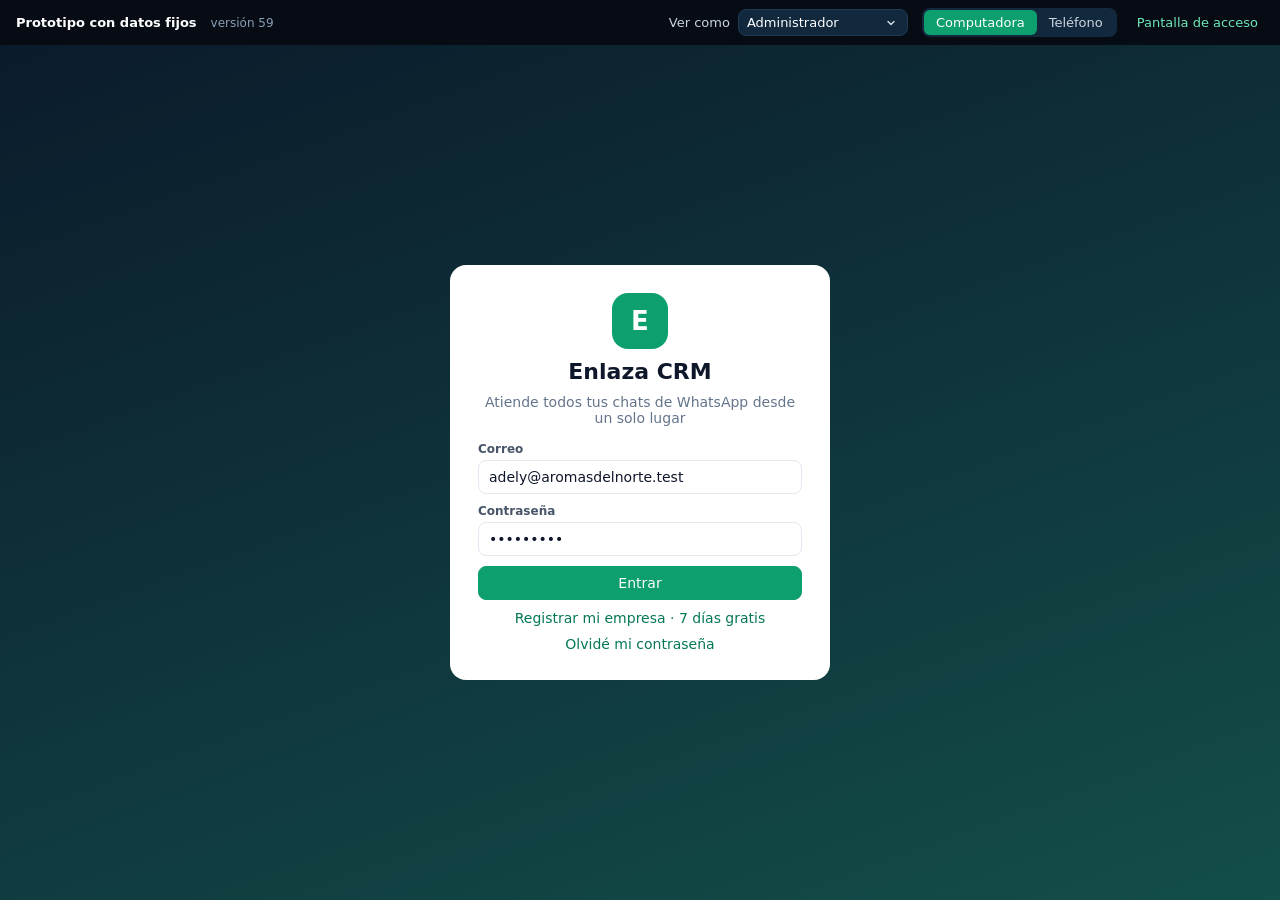
<file: index.html>
<!DOCTYPE html>
<html lang="es">
<head>
<meta charset="utf-8">
<meta name="viewport" content="width=device-width, initial-scale=1">
<title>CRM de WhatsApp · Prototipo</title>
<!-- La versión vive en js/version.js. Se lee primero y con ella se piden los demás archivos,
     para que el navegador nunca muestre una copia vieja. -->
<script>document.write('<script src="js/version.js?t=' + Date.now() + '"><\/script>');</script>
<script>
  var VERSION_CARGADA = window.VERSION_EN_DISCO || 0;
  document.write('<link rel="stylesheet" href="css/estilos.css?v=' + VERSION_CARGADA + '">');
</script>
</head>
<body>
  <div class="barra-proto">
    <strong>Prototipo con datos fijos</strong>
    <small id="verProto" style="color:#8aa0b6"></small>
    <span class="sep"></span>
    <label>Ver como
      <select id="selRol">
        <option value="A">Administrador</option>
        <option value="S">Supervisor</option>
        <option value="G">Agente</option>
        <option value="P">Superadministrador</option>
      </select>
    </label>
    <div class="conmutador" id="selVista">
      <button data-vista="web" class="activo">Computadora</button>
      <button data-vista="movil">Teléfono</button>
    </div>
    <button class="enlace" data-accion="ir" data-ruta="login">Pantalla de acceso</button>
  </div>
  <div id="marco"><div id="app"></div></div>
  <div id="modal" class="oculto"></div>
  <div id="avisos"></div>
  <script>
    document.getElementById('verProto').textContent = 'versión ' + VERSION_CARGADA;
    document.write('<script src="js/datos.js?v=' + VERSION_CARGADA + '"><\/script><script src="js/app.js?v=' + VERSION_CARGADA + '"><\/script>');
    // Si el prototipo cambia en el disco mientras esta pestaña sigue abierta, se recarga sola.
    setInterval(function () {
      var s = document.createElement('script');
      s.src = 'js/version.js?t=' + Date.now();
      s.onload = function () { s.remove(); if (window.VERSION_EN_DISCO && window.VERSION_EN_DISCO !== VERSION_CARGADA) location.reload(); };
      s.onerror = function () { s.remove(); };
      document.body.appendChild(s);
    }, 4000);
  </script>
</body>
</html>
</file>
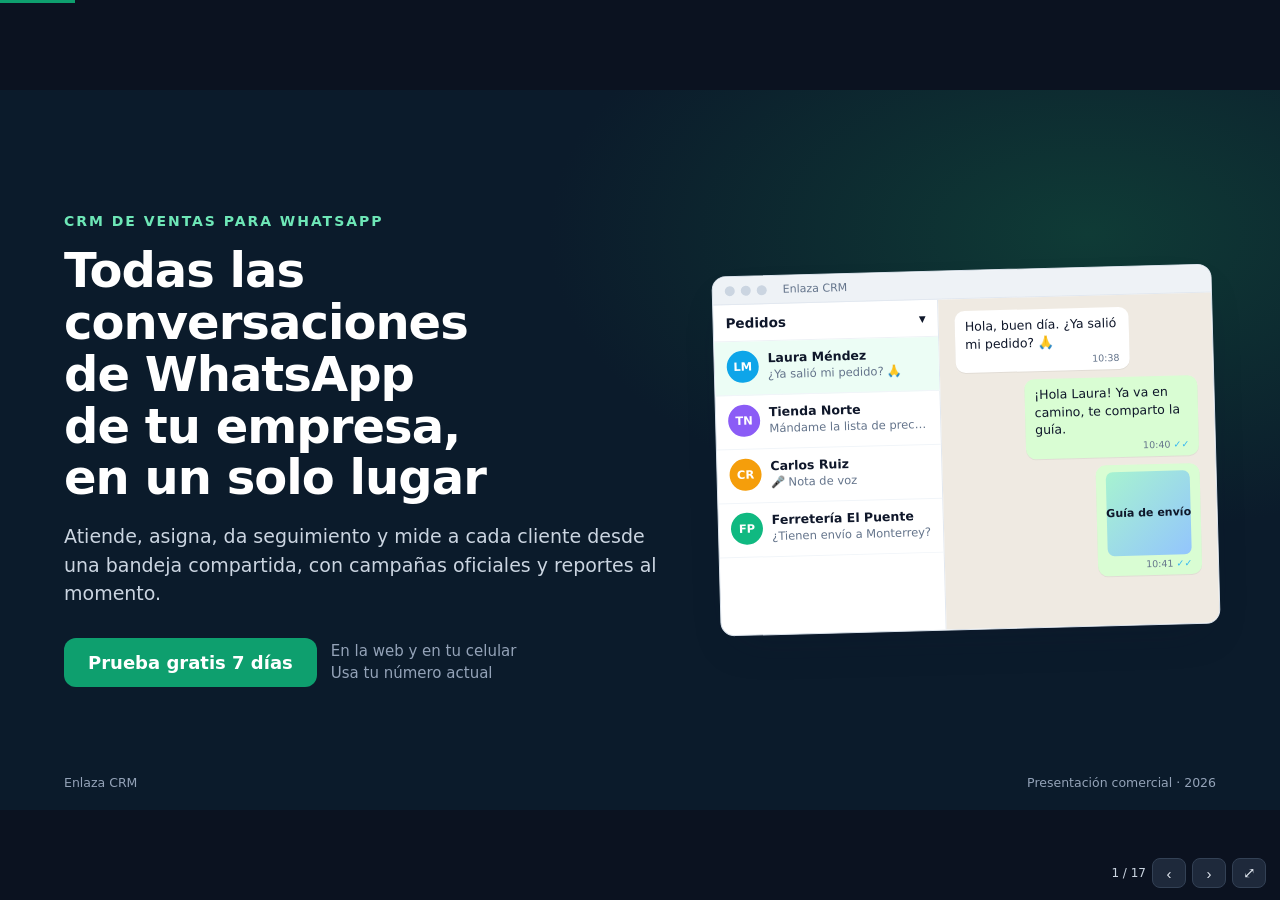
<file: presentacion.html>
<!doctype html>
<html lang="es">
<head>
<meta charset="utf-8">
<meta name="viewport" content="width=device-width, initial-scale=1">
<title>Presentación CRM para WhatsApp</title>
<style>
:root{--ink:#0f172a;--muted:#475569;--soft:#64748b;--line:#e2e8f0;--bg:#f6f8fb;--card:#fff;--brand:#0e9f6e;--brand-d:#047857;--brand-l:#d1fae5;--navy:#0b1b2b;--amber:#f59e0b;--rose:#e11d48;--blue:#2563eb;--violet:#7c3aed;--out:#d9fdd3;--s:1}
*{box-sizing:border-box;margin:0;padding:0}
html,body{height:100%;background:#0b1220;font-family:"Segoe UI",Inter,Roboto,system-ui,-apple-system,sans-serif;color:var(--ink);-webkit-font-smoothing:antialiased}
.deck{position:fixed;inset:0;overflow:hidden}
.slide{position:absolute;left:50%;top:50%;width:1280px;height:720px;transform:translate(-50%,-50%) scale(var(--s));background:var(--bg);padding:52px 64px;display:none;overflow:hidden}
.slide.active{display:block;animation:fade .35s ease}
@keyframes fade{from{opacity:0}to{opacity:1}}
.dark{background:radial-gradient(900px 500px at 85% 20%,#0f3b36 0,transparent 60%),var(--navy);color:#fff}
.kicker{font-size:14px;letter-spacing:.14em;text-transform:uppercase;color:var(--brand-d);font-weight:700}
.dark .kicker{color:#6ee7b7}
h1{text-wrap:balance;font-size:54px;line-height:1.08;letter-spacing:-.02em;margin:16px 0 18px;font-weight:800}
h2{text-wrap:balance;font-size:36px;line-height:1.15;letter-spacing:-.015em;margin:8px 0 10px;font-weight:800}
.lead{font-size:19px;line-height:1.5;color:var(--muted)}
.dark .lead{color:#cbd5e1}
.foot{position:absolute;bottom:20px;left:64px;right:64px;display:flex;justify-content:space-between;font-size:12.5px;color:var(--soft)}
.dark .foot{color:#94a3b8}
.row{display:flex;gap:24px}
.g2{display:grid;grid-template-columns:1fr 1fr;gap:22px}
.g3{display:grid;grid-template-columns:repeat(3,1fr);gap:20px}
.g4{display:grid;grid-template-columns:repeat(4,1fr);gap:18px}
.card{background:var(--card);border:1px solid var(--line);border-radius:16px;padding:22px}
.card h3{font-size:19px;margin:12px 0 6px}
.card p{font-size:15px;line-height:1.5;color:var(--muted)}
.ico{width:44px;height:44px;border-radius:12px;display:grid;place-items:center;background:var(--brand-l);color:var(--brand-d)}
.ico svg{width:24px;height:24px}
.ico.r{background:#ffe4e6;color:var(--rose)}.ico.a{background:#fef3c7;color:#b45309}.ico.b{background:#dbeafe;color:var(--blue)}.ico.v{background:#ede9fe;color:var(--violet)}
ul.checks{list-style:none;display:grid;gap:12px}
ul.checks li{font-size:16.5px;line-height:1.45;padding-left:30px;position:relative;color:#1e293b}
ul.checks li:before{content:"";position:absolute;left:0;top:3px;width:20px;height:20px;border-radius:50%;background:var(--brand-l) url("data:image/svg+xml,%3Csvg xmlns='http://www.w3.org/2000/svg' viewBox='0 0 20 20'%3E%3Cpath d='M5 10.5l3 3 7-7' fill='none' stroke='%23047857' stroke-width='2.2' stroke-linecap='round' stroke-linejoin='round'/%3E%3C/svg%3E") center/16px no-repeat}
ul.checks b{color:var(--ink)}
.pill{display:inline-flex;align-items:center;gap:6px;font-size:11px;font-weight:600;padding:2px 8px;border-radius:999px;background:#f1f5f9;color:#334155;white-space:nowrap}
.pill.g{background:var(--brand-l);color:var(--brand-d)}.pill.a{background:#fef3c7;color:#92400e}.pill.r{background:#ffe4e6;color:#9f1239}.pill.b{background:#dbeafe;color:#1e40af}.pill.v{background:#ede9fe;color:#5b21b6}
.cta{white-space:nowrap;display:inline-flex;align-items:center;gap:10px;background:var(--brand);color:#fff;font-weight:700;font-size:18px;padding:14px 24px;border-radius:12px}
.note{font-size:12.5px;color:var(--soft)}
.band{margin-top:28px;background:var(--navy);color:#e2e8f0;border-radius:16px;padding:22px 28px;font-size:19px;line-height:1.45}
.band b{color:#6ee7b7}
/* mockups */
.win{background:#fff;border:1px solid #dbe3ec;border-radius:14px;box-shadow:0 18px 40px -18px rgba(15,23,42,.35);overflow:hidden;font-size:12.5px;color:#0f172a}
.bar{height:28px;background:#eef2f6;display:flex;align-items:center;gap:6px;padding:0 12px;border-bottom:1px solid #e2e8f0}
.bar i{width:10px;height:10px;border-radius:50%;background:#cbd5e1;display:block}
.bar span{margin-left:10px;font-size:11px;color:#64748b}
.app{display:grid;grid-template-columns:48px 290px 1fr 250px;height:450px}
.rail{background:#0b1b2b;display:flex;flex-direction:column;align-items:center;gap:14px;padding-top:14px}
.rail b{width:26px;height:26px;border-radius:8px;background:#1e3a4a;display:block}
.rail b.on{background:var(--brand)}
.list{border-right:1px solid #e2e8f0;display:flex;flex-direction:column;min-width:0}
.lh{padding:10px 12px;border-bottom:1px solid #eef2f6}
.sel{display:flex;justify-content:space-between;align-items:center;font-weight:700;font-size:13.5px}
.kpis{display:flex;gap:6px;margin-top:8px}
.kpis div{flex:1;background:#f8fafc;border:1px solid #eef2f6;border-radius:8px;padding:5px 6px}
.kpis small{display:block;font-size:9.5px;color:#64748b}
.kpis strong{font-size:14px}
.search{margin-top:8px;background:#f1f5f9;border-radius:8px;padding:6px 9px;color:#94a3b8;font-size:11.5px}
.tabs{display:flex;gap:10px;padding:8px 12px;border-bottom:1px solid #eef2f6;font-size:11px;color:#64748b;white-space:nowrap}
.tabs .on{color:var(--brand-d);font-weight:700;border-bottom:2px solid var(--brand);padding-bottom:3px}
.it{display:flex;gap:9px;padding:9px 12px;border-bottom:1px solid #f1f5f9;align-items:flex-start}
.it.on{background:#ecfdf5}
.av{width:32px;height:32px;border-radius:50%;display:grid;place-items:center;font-weight:700;font-size:11.5px;color:#fff;flex:none}
.it .m{flex:1;min-width:0}
.it .t{display:flex;gap:6px;justify-content:space-between;font-weight:600;font-size:12.5px}
.it .t small{font-weight:400;color:#94a3b8;font-size:10.5px}
.it .p{color:#64748b;font-size:11.5px;white-space:nowrap;overflow:hidden;text-overflow:ellipsis;margin:2px 0 4px}
.it .tg{display:flex;gap:4px;align-items:center}
.cnt{background:var(--brand);color:#fff;border-radius:999px;font-size:10px;font-weight:700;padding:0 6px;margin-left:auto}
.mini{width:18px;height:18px;border-radius:50%;font-size:8.5px;display:grid;place-items:center;color:#fff;font-weight:700;margin-left:auto}
.chat{display:flex;flex-direction:column;background:#efeae2;min-width:0}
.ch{background:#fff;padding:9px 14px;display:flex;align-items:center;gap:10px;border-bottom:1px solid #e2e8f0}
.ch .n{font-weight:700;font-size:13.5px}
.ch small{color:#64748b;font-size:10.5px;display:block;font-weight:400}
.btn{border:1px solid #cbd5e1;border-radius:8px;padding:4px 9px;font-size:11px;font-weight:600;background:#fff;white-space:nowrap}
.btn.p{background:var(--brand);border-color:var(--brand);color:#fff}
.msgs{flex:1;padding:12px 16px;display:flex;flex-direction:column;gap:8px}
.day{align-self:center;background:#fff;border-radius:8px;padding:2px 10px;font-size:10.5px;color:#64748b}
.bub{max-width:72%;background:#fff;border-radius:10px;padding:7px 10px 5px;font-size:12.5px;line-height:1.4;box-shadow:0 1px 0 rgba(0,0,0,.06)}
.bub.o{align-self:flex-end;background:var(--out)}
.bub small{display:block;text-align:right;font-size:9.5px;color:#64748b;margin-top:2px}
.bub small em{color:#34b7f1;font-style:normal}
.wave{display:flex;align-items:center;gap:2px;height:22px}
.wave i{display:block;width:3px;border-radius:2px;background:#94a3b8}
.play{width:22px;height:22px;border-radius:50%;background:var(--brand);margin-right:6px;position:relative;flex:none}
.play:after{content:"";position:absolute;left:8px;top:6px;border-left:8px solid #fff;border-top:5px solid transparent;border-bottom:5px solid transparent}
.img{height:84px;border-radius:7px;background:linear-gradient(135deg,#a7f3d0,#93c5fd);display:grid;place-items:center;color:#0f172a;font-weight:700;font-size:11px}
.comp{background:#f0f2f5;padding:8px 12px;display:flex;gap:8px;align-items:center}
.comp .in{flex:1;background:#fff;border-radius:18px;padding:7px 12px;color:#94a3b8;font-size:12px}
.dot{width:24px;height:24px;border-radius:50%;background:#cbd5e1;flex:none}
.dot.g{background:var(--brand)}
.side{border-left:1px solid #e2e8f0;padding:12px;display:flex;flex-direction:column;gap:11px;background:#fff}
.side h5{font-size:10px;letter-spacing:.08em;text-transform:uppercase;color:#64748b;margin-bottom:5px}
.steps{display:flex;flex-direction:column;gap:5px}
.steps div{display:flex;align-items:center;gap:7px;font-size:11.5px;color:#94a3b8}
.steps div:before{content:"";width:10px;height:10px;border-radius:50%;border:2px solid #cbd5e1}
.steps .d{color:#0f172a}.steps .d:before{background:var(--brand);border-color:var(--brand)}
.steps .c{color:#0f172a;font-weight:700}.steps .c:before{border-color:var(--brand);box-shadow:0 0 0 3px var(--brand-l)}
.case{border:1px solid #fde68a;background:#fffbeb;border-radius:8px;padding:7px 9px;font-size:11.5px}
/* kanban */
.kb{display:grid;grid-template-columns:repeat(5,1fr);gap:12px;padding:14px;background:#f8fafc;height:400px}
.col{background:#eef2f6;border-radius:12px;padding:10px;display:flex;flex-direction:column;gap:8px}
.col h6{font-size:12.5px;display:flex;align-items:center;gap:7px}
.col h6 i{width:9px;height:9px;border-radius:50%;display:block}
.col h6 span{margin-left:auto;color:#64748b;font-weight:600}
.kc{background:#fff;border-radius:10px;padding:9px 10px;border:1px solid #e2e8f0;font-size:11.5px}
.kc b{font-size:12.5px;display:block}
.kc p{color:#64748b;margin:3px 0 6px;white-space:nowrap;overflow:hidden;text-overflow:ellipsis}
.kc div{display:flex;align-items:center;gap:6px}
.kc strong{font-size:11.5px;color:var(--brand-d)}
.tb{display:flex;gap:8px;align-items:center;padding:10px 14px;border-bottom:1px solid #e2e8f0;background:#fff}
/* tables */
table.t{width:100%;border-collapse:collapse;font-size:12.5px}
table.t th{white-space:nowrap;text-align:left;font-size:10.5px;letter-spacing:.06em;text-transform:uppercase;color:#64748b;padding:9px 12px;border-bottom:1px solid #e2e8f0;background:#f8fafc}
table.t td{padding:10px 12px;border-bottom:1px solid #f1f5f9;white-space:nowrap}
/* form */
.fm{padding:16px;display:grid;gap:11px}
.f label{display:block;font-size:10.5px;font-weight:700;color:#64748b;text-transform:uppercase;letter-spacing:.06em;margin-bottom:4px}
.f div{border:1px solid #cbd5e1;border-radius:8px;padding:7px 10px;font-size:12.5px;background:#fff}
.seg{display:flex;gap:8px}
.seg span{flex:1;border:1px solid #cbd5e1;border-radius:8px;padding:7px 10px;font-size:12px;text-align:center}
.seg span.on{border-color:var(--brand);background:#ecfdf5;color:var(--brand-d);font-weight:700}
.sum{background:#f8fafc;border:1px solid #e2e8f0;border-radius:10px;padding:10px 12px;font-size:12px;display:grid;gap:4px}
.sum div{display:flex;justify-content:space-between}
.sum .tot{border-top:1px solid #e2e8f0;padding-top:5px;font-weight:700}
.wbtn{background:#fff;border-top:1px solid #e9edef;text-align:center;color:#0284c7;font-size:12px;padding:6px 0;font-weight:600}
/* phone */
.phone{width:270px;height:540px;border-radius:38px;background:#0b1220;padding:12px;box-shadow:0 24px 50px -20px rgba(15,23,42,.6);position:relative}
.scr{width:100%;height:100%;border-radius:28px;background:#fff;overflow:hidden;display:flex;flex-direction:column;font-size:12px}
.notch{position:absolute;top:12px;left:50%;transform:translateX(-50%);width:96px;height:22px;background:#0b1220;border-radius:0 0 14px 14px}
.push{position:absolute;top:44px;left:22px;right:22px;background:rgba(255,255,255,.97);border-radius:14px;padding:9px 11px;box-shadow:0 10px 24px -8px rgba(0,0,0,.35);font-size:11.5px;z-index:2}
.push b{display:block;font-size:11.5px}
.push small{color:#64748b;font-size:10px}
/* dashboard */
.dash{padding:14px;display:grid;gap:12px;background:#f8fafc}
.tiles{display:grid;grid-template-columns:repeat(6,1fr);gap:10px}
.tile{background:#fff;border:1px solid #e2e8f0;border-radius:10px;padding:9px 11px}
.tile small{font-size:10.5px;color:#64748b;display:block}
.tile strong{font-size:20px;letter-spacing:-.01em}
.tile em{font-style:normal;font-size:10.5px;color:var(--brand-d);font-weight:700;margin-left:4px}
.panel{background:#fff;border:1px solid #e2e8f0;border-radius:10px;padding:11px 13px}
.panel h6{font-size:12px;margin-bottom:8px}
.fb{display:grid;grid-template-columns:96px 1fr 58px;gap:8px;align-items:center;font-size:11.5px;margin-bottom:6px}
.fb i{display:block;height:13px;border-radius:4px;background:var(--brand)}
.fb span:last-child{text-align:right;font-weight:600}
.num{white-space:nowrap;font-size:44px;font-weight:800;color:var(--brand-d);letter-spacing:-.02em}
.stepn{flex:none;width:40px;height:40px;border-radius:50%;background:var(--brand);color:#fff;font-weight:800;display:grid;place-items:center;font-size:18px}
.pk th,.pk td{padding:11px 14px;font-size:14.5px;border-bottom:1px solid #e2e8f0;text-align:left}
.pk th{font-size:13px;color:#64748b;text-transform:uppercase;letter-spacing:.06em}
.pk td.y{color:var(--brand-d);font-weight:700}
.pk td.n{color:#94a3b8}
/* controls */
.ctl{position:fixed;right:14px;bottom:12px;display:flex;gap:6px;align-items:center;z-index:10;font:12px system-ui;color:#cbd5e1;opacity:0;transition:opacity .3s}
body.ui .ctl,.ctl:hover{opacity:1}
.ctl button{background:#1e293b;color:#e2e8f0;border:1px solid #334155;border-radius:8px;width:34px;height:30px;cursor:pointer;font-size:15px}
.prog{position:fixed;left:0;top:0;height:3px;background:var(--brand);z-index:10;transition:width .3s}
@media print{
@page{size:1280px 720px;margin:0}
html,body{background:#fff}
.deck{position:static}
.slide{display:block!important;position:relative;left:auto;top:auto;transform:none;page-break-after:always;break-after:page;animation:none}
.ctl,.prog{display:none}
}
</style>
</head>
<body>
<div class="prog" id="prog"></div>
<div class="deck" id="deck">
<!-- 1 Portada -->
<section class="slide dark">
<div style="display:grid;grid-template-columns:1.1fr .9fr;gap:40px;height:100%;align-items:center">
<div>
<div class="kicker">CRM de ventas para WhatsApp</div>
<h1 style="font-size:48px">Todas las conversaciones de WhatsApp de tu empresa, en un solo lugar</h1>
<p class="lead">Atiende, asigna, da seguimiento y mide a cada cliente desde una bandeja compartida, con campañas oficiales y reportes al momento.</p>
<div style="margin-top:30px;display:flex;gap:14px;align-items:center"><span class="cta">Prueba gratis 7 días</span><span style="color:#94a3b8;font-size:15px;line-height:1.5">En la web y en tu celular<br>Usa tu número actual</span></div>
</div>
<div class="win" style="transform:rotate(-1.5deg)">
<div class="bar"><i></i><i></i><i></i><span data-brand></span></div>
<div style="display:grid;grid-template-columns:225px 1fr;height:330px">
<div class="list">
<div class="lh"><div class="sel">Pedidos <span>▾</span></div></div>
<div class="it on"><div class="av" style="background:#0ea5e9">LM</div><div class="m"><div class="t">Laura Méndez</div><div class="p">¿Ya salió mi pedido? 🙏</div></div></div>
<div class="it"><div class="av" style="background:#8b5cf6">TN</div><div class="m"><div class="t">Tienda Norte</div><div class="p">Mándame la lista de precios</div></div></div>
<div class="it"><div class="av" style="background:#f59e0b">CR</div><div class="m"><div class="t">Carlos Ruiz</div><div class="p">🎤 Nota de voz</div></div></div>
<div class="it"><div class="av" style="background:#10b981">FP</div><div class="m"><div class="t">Ferretería El Puente</div><div class="p">¿Tienen envío a Monterrey?</div></div></div>
</div>
<div class="chat">
<div class="msgs">
<div class="bub">Hola, buen día. ¿Ya salió mi pedido? 🙏<small>10:38</small></div>
<div class="bub o">¡Hola Laura! Ya va en camino, te comparto la guía.<small>10:40 <em>✓✓</em></small></div>
<div class="bub o"><div class="img">Guía de envío</div><small>10:41 <em>✓✓</em></small></div>
</div>
</div>
</div>
</div>
</div>
<div class="foot"><span data-brand></span><span>Presentación comercial · 2026</span></div>
</section>
<!-- 2 Problema -->
<section class="slide">
<div class="kicker">El problema</div>
<h2>Hoy las ventas por WhatsApp se pierden entre celulares</h2>
<p class="lead" style="max-width:900px">Tus clientes ya te escriben por WhatsApp, pero sin un sistema nadie sabe quién atendió a quién, qué se prometió ni cuánto vendió cada campaña.</p>
<div class="g4" style="margin-top:34px">
<div class="card"><div class="ico r"><svg viewBox="0 0 24 24" fill="none" stroke="currentColor" stroke-width="2" stroke-linecap="round"><rect x="6" y="2" width="12" height="20" rx="2"/><path d="M11 18h2"/></svg></div><h3>Chats en celulares personales</h3><p>Si un vendedor se va, se lleva sus conversaciones y sus clientes.</p></div>
<div class="card"><div class="ico a"><svg viewBox="0 0 24 24" fill="none" stroke="currentColor" stroke-width="2" stroke-linecap="round"><circle cx="12" cy="12" r="9"/><path d="M12 7v5l3 2"/></svg></div><h3>Clientes sin respuesta</h3><p>Pedidos, pagos y garantías que se olvidan porque nadie es responsable.</p></div>
<div class="card"><div class="ico b"><svg viewBox="0 0 24 24" fill="none" stroke="currentColor" stroke-width="2" stroke-linecap="round"><path d="M4 19V5M4 19h16M8 15l3-4 3 2 5-6"/></svg></div><h3>Campañas a ciegas</h3><p>No sabes quién leyó, respondió, hizo clic o compró.</p></div>
<div class="card"><div class="ico v"><svg viewBox="0 0 24 24" fill="none" stroke="currentColor" stroke-width="2" stroke-linecap="round"><path d="M12 3l8 4v5c0 5-3.5 8-8 9-4.5-1-8-4-8-9V7z"/><path d="M9 12l2 2 4-4"/></svg></div><h3>Riesgo de bloqueo</h3><p>Envíos masivos sin control de bajas pueden hacer que Meta limite tu número.</p></div>
</div>
<div class="band">¿Te suena? Es lo que pasa cuando WhatsApp crece más rápido que la forma de atenderlo. <b>Y tiene solución.</b></div>
<div class="foot"><span data-brand></span><span>2</span></div>
</section>
<!-- 3 Solucion -->
<section class="slide">
<div class="kicker">La solución</div>
<h2>Un CRM construido alrededor de WhatsApp</h2>
<p class="lead">Todo tu equipo, todos tus números y todos tus clientes en una sola plataforma web y móvil.</p>
<div class="g3" style="margin-top:28px">
<div class="card"><div class="ico"><svg viewBox="0 0 24 24" fill="none" stroke="currentColor" stroke-width="2" stroke-linecap="round"><path d="M4 4h16v12H8l-4 4z"/></svg></div><h3>Bandeja compartida</h3><p>Varios números de WhatsApp, cada uno con su bandeja, atendidos por todo el equipo.</p></div>
<div class="card"><div class="ico b"><svg viewBox="0 0 24 24" fill="none" stroke="currentColor" stroke-width="2" stroke-linecap="round"><rect x="3" y="4" width="5" height="16" rx="1"/><rect x="10" y="4" width="5" height="10" rx="1"/><rect x="17" y="4" width="4" height="13" rx="1"/></svg></div><h3>Embudos de venta</h3><p>Etapas y etiquetas que tú defines, para saber en qué va cada cliente.</p></div>
<div class="card"><div class="ico a"><svg viewBox="0 0 24 24" fill="none" stroke="currentColor" stroke-width="2" stroke-linecap="round"><circle cx="9" cy="8" r="3"/><path d="M3 20c0-3 3-5 6-5s6 2 6 5M17 11l2 2 3-3"/></svg></div><h3>Tickets y asignación</h3><p>Cada conversación y cada problema tiene un responsable y un tiempo medido.</p></div>
<div class="card"><div class="ico v"><svg viewBox="0 0 24 24" fill="none" stroke="currentColor" stroke-width="2" stroke-linecap="round"><path d="M3 11l16-7v16L3 13z"/><path d="M7 13v5"/></svg></div><h3>Campañas oficiales</h3><p>Envíos masivos con plantillas aprobadas por Meta, con bajas y límites bajo control.</p></div>
<div class="card"><div class="ico"><svg viewBox="0 0 24 24" fill="none" stroke="currentColor" stroke-width="2" stroke-linecap="round"><path d="M4 20V10M10 20V4M16 20v-7M22 20H2"/></svg></div><h3>Reportes</h3><p>Mensajes, tiempos de respuesta, conversiones y resultados de cada campaña.</p></div>
<div class="card"><div class="ico r"><svg viewBox="0 0 24 24" fill="none" stroke="currentColor" stroke-width="2" stroke-linecap="round"><rect x="7" y="2" width="10" height="20" rx="2"/><path d="M11 18h2"/></svg></div><h3>App móvil</h3><p>Tu equipo atiende desde iOS y Android, con notificaciones al instante.</p></div>
</div>
<div class="foot"><span data-brand></span><span>3</span></div>
</section>
<!-- 4 Como funciona -->
<section class="slide">
<div class="kicker">Cómo funciona</div>
<h2>Todo llega a la bandeja de cada número y termina en reportes</h2>
<svg viewBox="0 0 1152 470" style="width:1152px;height:470px;margin-top:14px" font-family="Segoe UI,Inter,system-ui,sans-serif">
<defs><marker id="ar" viewBox="0 0 10 10" refX="9" refY="5" markerWidth="7" markerHeight="7" orient="auto-start-reverse"><path d="M0 0L10 5L0 10z" fill="#64748b"/></marker></defs>
<g font-size="13" font-weight="700" fill="#047857" letter-spacing="1.5"><text x="0" y="36">ATENCIÓN</text><text x="0" y="226">CAMPAÑAS</text></g>
<g fill="none" stroke="#64748b" stroke-width="1.6">
<path d="M196 98H232" marker-end="url(#ar)"/><path d="M432 98H468" marker-end="url(#ar)"/><path d="M668 98H704" marker-end="url(#ar)"/><path d="M904 98H940" marker-end="url(#ar)"/>
<path d="M196 288H232" marker-end="url(#ar)"/><path d="M432 288H468" marker-end="url(#ar)"/><path d="M668 288H704" marker-end="url(#ar)"/><path d="M904 288H940" marker-end="url(#ar)"/>
<path d="M1046 252V184H332V138" marker-end="url(#ar)"/>
<path d="M1046 324V368H568V328" marker-end="url(#ar)"/>
</g>
<g font-size="15" text-anchor="middle" fill="#0f172a">
<rect x="0" y="58" width="196" height="80" rx="12" fill="#fff" stroke="#cbd5e1"/><text x="98" y="94">Cliente escribe</text><text x="98" y="114" font-size="12.5" fill="#64748b">a cualquiera de tus números</text>
<rect x="236" y="58" width="196" height="80" rx="12" fill="#ecfdf5" stroke="#0e9f6e" stroke-width="2"/><text x="334" y="94" font-weight="700">Bandeja del número</text><text x="334" y="114" font-size="12.5" fill="#047857">Pedidos, Ventas, Soporte</text>
<rect x="472" y="58" width="196" height="80" rx="12" fill="#fff" stroke="#cbd5e1"/><text x="570" y="94">Se asigna</text><text x="570" y="114" font-size="12.5" fill="#64748b">a un agente disponible</text>
<rect x="708" y="58" width="196" height="80" rx="12" fill="#fff" stroke="#cbd5e1"/><text x="806" y="94">Responde y clasifica</text><text x="806" y="114" font-size="12.5" fill="#64748b">etiqueta y etapa de venta</text>
<rect x="944" y="58" width="196" height="80" rx="12" fill="#fff" stroke="#cbd5e1"/><text x="1042" y="94">Cierra o abre un ticket</text><text x="1042" y="114" font-size="12.5" fill="#64748b">con responsable y tiempo</text>
<rect x="0" y="248" width="196" height="80" rx="12" fill="#fff" stroke="#cbd5e1"/><text x="98" y="284">Plantilla aprobada</text><text x="98" y="304" font-size="12.5" fill="#64748b">por Meta</text>
<rect x="236" y="248" width="196" height="80" rx="12" fill="#fff" stroke="#cbd5e1"/><text x="334" y="284">Audiencia</text><text x="334" y="304" font-size="12.5" fill="#64748b">archivo CSV o etiquetas</text>
<rect x="472" y="248" width="196" height="80" rx="12" fill="#fff" stroke="#cbd5e1"/><text x="570" y="284">Limpieza automática</text><text x="570" y="304" font-size="12.5" fill="#64748b">sin bajas ni duplicados</text>
<rect x="708" y="248" width="196" height="80" rx="12" fill="#fff" stroke="#cbd5e1"/><text x="806" y="284">Envío programado</text><text x="806" y="304" font-size="12.5" fill="#64748b">dentro del cupo de Meta</text>
<rect x="944" y="248" width="196" height="80" rx="12" fill="#fff" stroke="#cbd5e1"/><text x="1042" y="284">El cliente responde</text><text x="1042" y="304" font-size="12.5" fill="#64748b">o pide su baja</text>
</g>
<g font-size="13" fill="#475569" text-anchor="middle"><text x="690" y="176">la respuesta entra a la bandeja y se atiende como cualquier chat</text><text x="806" y="388">si pide baja, entra a la lista de supresión y no vuelve a recibir promociones</text></g>
<rect x="0" y="410" width="1140" height="52" rx="12" fill="#0b1b2b"/>
<text x="570" y="442" text-anchor="middle" font-size="15" fill="#fff">Reportes: mensajes por día, tiempos por agente, resultados de campañas, conversiones y bajas</text>
</svg>
<div class="foot"><span data-brand></span><span>4</span></div>
</section>
<!-- 5 Bandeja -->
<section class="slide">
<div class="row" style="justify-content:space-between;align-items:flex-end">
<div><div class="kicker">Bandeja compartida</div><h2>Se siente como WhatsApp, pero con todo el contexto</h2></div>
</div>
<div class="win" style="margin-top:12px">
<div class="bar"><i></i><i></i><i></i><span>Bandeja · Pedidos</span></div>
<div class="app">
<div class="rail"><b class="on"></b><b></b><b></b><b></b><b></b><b></b></div>
<div class="list">
<div class="lh"><div class="sel">Pedidos <span style="font-weight:400;color:#64748b;font-size:11px">cambiar número ▾</span></div>
<div class="kpis"><div><small>Recibidos hoy</small><strong>128</strong></div><div><small>Enviados</small><strong>141</strong></div><div><small>Sin responder</small><strong style="color:#e11d48">6</strong></div></div>
<div class="search">Buscar por nombre o teléfono…</div></div>
<div class="tabs"><span class="on">Todas</span><span>Sin leer 4</span><span>Sin responder 6</span><span>Mías</span></div>
<div class="it on"><div class="av" style="background:#0ea5e9">LM</div><div class="m"><div class="t">Laura Méndez <small>10:42</small></div><div class="p">🎤 Nota de voz (0:18)</div><div class="tg"><span class="pill b">Rastreo</span><span class="pill a">⏱ 8 min</span><span class="mini" style="background:#0e9f6e">KR</span></div></div></div>
<div class="it"><div class="av" style="background:#8b5cf6">TN</div><div class="m"><div class="t">Tienda Norte <small>10:31</small></div><div class="p">Mándame la lista de precios de mayoreo</div><div class="tg"><span class="pill g">Interesado</span><span class="mini" style="background:#2563eb">JP</span></div></div></div>
<div class="it"><div class="av" style="background:#f59e0b">CR</div><div class="m"><div class="t">Carlos Ruiz <small>10:15</small></div><div class="p">La bomba dejó de funcionar</div><div class="tg"><span class="pill r">Garantía</span><span class="pill a">⏱ 25 min</span><span class="cnt">2</span></div></div></div>
<div class="it"><div class="av" style="background:#10b981">SR</div><div class="m"><div class="t">Sofía Ramírez <small>09:12</small></div><div class="p">QUIERO</div><div class="tg"><span class="pill v">Campaña: Buen Fin</span><span class="cnt">1</span></div></div></div>
<div class="it"><div class="av" style="background:#64748b">AT</div><div class="m"><div class="t">Ana Torres <small>Ayer</small></div><div class="p">Gracias, ya quedó el pago</div><div class="tg"><span class="pill">Cerrada</span></div></div></div>
</div>
<div class="chat">
<div class="ch"><div class="av" style="background:#0ea5e9">LM</div><div style="flex:1;min-width:0;white-space:nowrap"><div class="n">Laura Méndez<small>Número: Pedidos</small></div></div><span class="pill g">Ventana abierta · 23 h</span><span class="btn">Karla R. ▾</span><span class="btn p">Crear ticket</span></div>
<div class="msgs">
<div class="day">HOY</div>
<div class="bub">Hola, buen día. ¿Ya salió mi pedido? 🙏<small>10:38</small></div>
<div class="bub o">¡Hola Laura! Ya va en camino, te comparto la guía de envío.<small>10:40 <em>✓✓</em></small></div>
<div class="bub o" style="width:190px"><div class="img">Guía de envío.pdf</div><small>10:41 <em>✓✓</em></small></div>
<div class="bub" style="display:flex;align-items:center;width:210px"><span class="play"></span><span class="wave"><i style="height:8px"></i><i style="height:14px"></i><i style="height:20px"></i><i style="height:10px"></i><i style="height:16px"></i><i style="height:22px"></i><i style="height:12px"></i><i style="height:18px"></i><i style="height:8px"></i><i style="height:14px"></i><i style="height:20px"></i><i style="height:10px"></i><i style="height:16px"></i><i style="height:6px"></i><i style="height:12px"></i><i style="height:18px"></i></span><small style="margin-left:6px">0:18</small></div>
</div>
<div class="comp"><span class="dot"></span><span class="dot"></span><span class="in">Escribe un mensaje o usa una respuesta rápida con /</span><span class="dot g"></span></div>
</div>
<div class="side">
<div><b style="font-size:13.5px">Laura Méndez</b><div style="color:#64748b;font-size:11px">Cliente existente · ⭐ Cliente especial</div></div>
<div><h5>Etapa · Embudo Ventas</h5><div class="steps"><div class="d">Nuevo</div><div class="d">Interesado</div><div class="c">Cotizado</div><div>Ganado</div></div></div>
<div><h5>Etiquetas</h5><div style="display:flex;gap:4px;flex-wrap:wrap"><span class="pill b">Rastreo</span><span class="pill r">Problema con envío</span><span class="pill">+ Agregar</span></div></div>
<div><h5>Ticket abierto</h5><div class="case"><b>#1042 Problema con envío</b><br>Asignado a Karla · hace 12 min</div></div>
<div><h5>Notas internas</h5><div style="font-size:11.5px;color:#475569">Prefiere entrega por la tarde.</div></div>
</div>
</div>
</div>
<div class="foot"><span data-brand></span><span>Pantalla ilustrativa con datos de ejemplo · 5</span></div>
</section>
<!-- 6 Bandeja features -->
<section class="slide">
<div class="kicker">Bandeja y chat</div>
<h2>Cada mensaje con dueño, contexto y tiempo de respuesta</h2>
<div class="g2" style="margin-top:26px;gap:40px">
<ul class="checks">
<li><b>Varios números, una plataforma.</b> Cambia entre Pedidos, Ventas o Soporte; cada número tiene su bandeja y sus usuarios.</li>
<li><b>Filtros que sí sirven:</b> etiqueta, etapa, campaña, responsable, sucursal, tickets abiertos y clientes especiales.</li>
<li><b>Contadores del día</b> a la vista: recibidos, enviados, sin responder y costo de plantillas.</li>
<li><b>Tiempo de espera</b> en cada conversación para que nadie se quede sin respuesta.</li>
<li><b>Cierre manual o por inactividad</b>, con notificaciones en el navegador y en el celular.</li>
</ul>
<ul class="checks">
<li><b>Responde como en WhatsApp:</b> texto, emojis, notas de voz, audio, fotos, videos y documentos.</li>
<li><b>Respuestas rápidas</b> con texto, imagen o archivo, a un clic.</li>
<li><b>Aviso de la ventana de 24 horas:</b> al vencer, el sistema solo ofrece plantillas aprobadas.</li>
<li><b>Ficha del cliente</b> con etapa, etiquetas, notas internas, tickets y campañas recibidas.</li>
<li><b>Asignación y reasignación</b> según la disponibilidad de cada agente.</li>
</ul>
</div>
<div class="band">Si un vendedor se va, <b>sus conversaciones y sus clientes se quedan en tu empresa.</b></div>
<div class="foot"><span data-brand></span><span>6</span></div>
</section>
<!-- 7 Embudos -->
<section class="slide">
<div class="kicker">Embudos de venta</div>
<h2>Mira en qué va cada cliente y muévelo con un clic</h2>
<div class="win" style="margin-top:14px">
<div class="tb"><span class="btn">Embudo: Ventas mayoreo ▾</span><span class="btn">Todos los asesores ▾</span><span class="btn">Última actividad ▾</span><span style="margin-left:auto" class="btn p">Gestionar etapas</span></div>
<div class="kb">
<div class="col"><h6><i style="background:#94a3b8"></i>Nuevo<span>12</span></h6>
<div class="kc"><b>Ferretería El Puente</b><p>¿Tienen envío a Monterrey?</p><div><span class="pill a">⏱ 5 min</span><span class="mini" style="background:#94a3b8">—</span></div></div>
<div class="kc"><b>Mario Gómez</b><p>Vi su anuncio en Facebook</p><div><span class="pill">Hoy</span><span class="mini" style="background:#0e9f6e">KR</span></div></div></div>
<div class="col"><h6><i style="background:#0ea5e9"></i>Contactado<span>8</span></h6>
<div class="kc"><b>Grupo Alameda</b><p>Te envío el catálogo completo</p><div><span class="pill">Ayer</span><span class="mini" style="background:#2563eb">JP</span></div></div>
<div class="kc"><b>Rosa Elena V.</b><p>¿Manejan crédito?</p><div><span class="pill">Ayer</span><span class="mini" style="background:#7c3aed">LM</span></div></div></div>
<div class="col"><h6><i style="background:#8b5cf6"></i>Interesado<span>6</span></h6>
<div class="kc"><b>Tienda Norte</b><p>Mándame la lista de precios</p><div><strong>$48,000</strong><span class="mini" style="background:#2563eb">JP</span></div></div>
<div class="kc"><b>Sofía Ramírez</b><p>QUIERO</p><div><span class="pill v">Buen Fin</span><span class="mini" style="background:#0e9f6e">KR</span></div></div></div>
<div class="col"><h6><i style="background:#f59e0b"></i>Cotizado<span>4</span></h6>
<div class="kc"><b>Laura Méndez</b><p>Perfecto, espero la cotización</p><div><strong>$12,400</strong><span class="mini" style="background:#0e9f6e">KR</span></div></div>
<div class="kc"><b>Taller Hermanos Cruz</b><p>¿Me respetan el precio?</p><div><strong>$7,850</strong><span class="mini" style="background:#7c3aed">LM</span></div></div></div>
<div class="col"><h6><i style="background:#10b981"></i>Ganado<span>9</span></h6>
<div class="kc"><b>Comercial Sierra</b><p>Listo, ya hice el depósito</p><div><strong>$31,200</strong><span class="mini" style="background:#2563eb">JP</span></div></div>
<div class="kc"><b>Ana Torres</b><p>Gracias, ya quedó el pago</p><div><strong>$3,900</strong><span class="mini" style="background:#0e9f6e">KR</span></div></div></div>
</div>
</div>
<p class="note" style="margin-top:12px">Cada empresa crea sus propios embudos, etapas y etiquetas (por ejemplo: Problema con envío, Pago no reflejado, Garantía, Rastreo). La etapa también se cambia desde el chat.</p>
<div class="foot"><span data-brand></span><span>Pantalla ilustrativa con datos de ejemplo · 7</span></div>
</section>
<!-- 8 Tickets -->
<section class="slide">
<div class="kicker">Tickets y asignación</div>
<h2>Ningún problema se queda sin responsable</h2>
<div style="display:grid;grid-template-columns:1.45fr 1fr;gap:30px;margin-top:20px">
<div><div class="win">
<div class="tb"><b style="font-size:13.5px">Tickets</b><span class="pill a">7 abiertos</span><span style="margin-left:auto" class="btn">Motivo ▾</span><span class="btn">Responsable ▾</span></div>
<table class="t">
<tr><th>#</th><th>Motivo</th><th>Cliente</th><th>Responsable</th><th>Estado</th><th>1ª respuesta</th></tr>
<tr><td>1042</td><td><span class="pill r">Problema con envío</span></td><td>Laura Méndez</td><td>Karla R.</td><td><span class="pill a">Abierto</span></td><td>4 min</td></tr>
<tr><td>1041</td><td><span class="pill a">Pago no reflejado</span></td><td>Ana Torres</td><td>Jorge P.</td><td><span class="pill b">En proceso</span></td><td>9 min</td></tr>
<tr><td>1039</td><td><span class="pill r">Garantía</span></td><td>Carlos Ruiz</td><td>Karla R.</td><td><span class="pill a">Abierto</span></td><td>—</td></tr>
<tr><td>1036</td><td><span class="pill b">Rastreo</span></td><td>Sofía Ramírez</td><td>Luis M.</td><td><span class="pill g">Cerrado</span></td><td>3 min</td></tr>
<tr><td>1033</td><td><span class="pill">Reportar pedido</span></td><td>Grupo Alameda</td><td>Jorge P.</td><td><span class="pill g">Cerrado</span></td><td>6 min</td></tr>
</table>
</div>
<div style="display:grid;grid-template-columns:repeat(3,1fr);gap:12px;margin-top:16px"><div class="tile"><small>Tickets abiertos</small><strong>7</strong></div><div class="tile"><small>1ª respuesta promedio</small><strong>5.5 min</strong></div><div class="tile"><small>Cierre promedio</small><strong>3.4 h</strong></div></div></div>
<div style="display:grid;gap:14px;align-content:start">
<div class="row" style="gap:14px;align-items:center"><div class="stepn">1</div><div style="font-size:16.5px">El supervisor <b>levanta un ticket</b> desde la conversación, con su motivo.</div></div>
<div class="row" style="gap:14px;align-items:center"><div class="stepn">2</div><div style="font-size:16.5px">Lo <b>asigna</b> al agente indicado.</div></div>
<div class="row" style="gap:14px;align-items:center"><div class="stepn">3</div><div style="font-size:16.5px">El agente <b>lo atiende y lo cierra</b>.</div></div>
<div class="row" style="gap:14px;align-items:center"><div class="stepn">4</div><div style="font-size:16.5px">Se mide <b>primera respuesta y cierre</b> por agente.</div></div>
</div>
</div>
<div class="foot"><span data-brand></span><span>Pantalla ilustrativa con datos de ejemplo · 8</span></div>
</section>
<!-- 9 Campañas -->
<section class="slide">
<div class="kicker">Campañas</div>
<h2>Campañas masivas sin poner en riesgo tu número</h2>
<div style="display:grid;grid-template-columns:1.25fr .75fr;gap:30px;margin-top:16px">
<div class="win">
<div class="tb"><b style="font-size:13.5px">Nueva campaña</b><span style="margin-left:auto" class="btn">Cancelar</span><span class="btn p">Programar envío</span></div>
<div style="display:grid;grid-template-columns:1fr 230px;gap:14px;padding:14px">
<div class="fm" style="padding:0">
<div class="f"><label>Nombre</label><div>Buen Fin 2026</div></div>
<div class="f"><label>Plantilla aprobada</label><div>promo_buen_fin (es_MX) · Marketing</div></div>
<div class="f"><label>Destinatarios</label><div class="seg" style="border:0;padding:0"><span class="on">Archivo CSV ✓ clientes_nov.csv</span><span>Segmento por etiquetas</span></div></div>
<div class="f"><label>Envío</label><div class="seg" style="border:0;padding:0"><span>Inmediato</span><span class="on">14 nov 2026 · 10:00</span></div></div>
<div class="sum"><div><span>Contactos en el archivo</span><span>3,059</span></div><div><span>Dados de baja (se excluyen)</span><span style="color:#e11d48">−41</span></div><div><span>Duplicados e inválidos</span><span style="color:#e11d48">−18</span></div><div class="tot"><span>Se enviarán</span><span>3,000</span></div><div><span style="color:#64748b">Cupo de Meta hoy: 2,000 · se reparte en 2 días</span></div></div>
</div>
<div style="background:#efeae2;border-radius:12px;padding:12px">
<div class="bub" style="max-width:100%;padding:0;overflow:hidden"><div class="img" style="border-radius:0;height:90px">Imagen de la promoción</div><div style="padding:8px 10px 2px">¡Hola {{1}}! Este Buen Fin tienes 20% de descuento en toda la tienda. 🎉<small>10:00</small></div><div class="wbtn">Ver promociones</div><div class="wbtn">Dejar de recibir promociones</div></div>
</div>
</div>
</div>
<ul class="checks" style="align-content:start">
<li><b>Plantillas oficiales</b> aprobadas por Meta, con variables por cliente.</li>
<li><b>Lista de bajas obligatoria:</b> quien pide su baja no vuelve a recibir promociones.</li>
<li><b>Respeta los límites de Meta</b> y reparte el envío si hace falta.</li>
<li><b>Rastreo por cliente:</b> entregado, leído, respondió, clic, baja y conversión.</li>
<li><b>Respuestas automáticas:</b> si responde "QUIERO", recibe el catálogo y pasa a Interesado.</li>
</ul>
</div>
<div class="foot"><span data-brand></span><span>Pantalla ilustrativa con datos de ejemplo · 9</span></div>
</section>
<!-- 10 Plantillas y automatizacion -->
<section class="slide">
<div class="kicker">Plantillas y automatización</div>
<h2>Tu equipo responde más rápido y siempre igual de bien</h2>
<div class="g3" style="margin-top:28px">
<div class="card"><div class="ico v"><svg viewBox="0 0 24 24" fill="none" stroke="currentColor" stroke-width="2" stroke-linecap="round"><rect x="4" y="3" width="16" height="18" rx="2"/><path d="M8 8h8M8 12h8M8 16h5"/></svg></div><h3>Plantillas de Meta</h3><p>Créalas en la plataforma (texto, imagen, video, carrusel y botones), envíalas a aprobación y consulta su estado sin salir del CRM.</p></div>
<div class="card"><div class="ico"><svg viewBox="0 0 24 24" fill="none" stroke="currentColor" stroke-width="2" stroke-linecap="round"><path d="M13 2L4 14h7l-1 8 9-12h-7z"/></svg></div><h3>Respuestas rápidas</h3><p>Precios, políticas, catálogos y datos de pago listos para enviar, con foto, video o archivo.</p></div>
<div class="card"><div class="ico a"><svg viewBox="0 0 24 24" fill="none" stroke="currentColor" stroke-width="2" stroke-linecap="round"><circle cx="12" cy="12" r="9"/><path d="M12 7v5l3 2"/></svg></div><h3>Mensajes automáticos</h3><p>Respuestas fuera de horario por número, mensajes con vigencia y reglas por palabra clave o expresión regular.</p></div>
</div>
<div class="card" style="margin-top:22px;display:flex;gap:26px;align-items:center">
<div class="num">24 h</div>
<p style="font-size:16.5px;color:#334155;line-height:1.5">WhatsApp solo permite mensajes libres dentro de las 24 horas siguientes al último mensaje del cliente. El CRM lleva la cuenta por ti y, al vencer, te ofrece solo plantillas aprobadas, para que nunca falle un envío.</p>
</div>
<div class="foot"><span data-brand></span><span>10</span></div>
</section>
<!-- 11 Reportes -->
<section class="slide">
<div class="kicker">Reportes</div>
<h2>Decide con datos: qué vende, quién responde y qué funciona</h2>
<div class="win" style="margin-top:12px">
<div class="tb"><b style="font-size:13.5px">Resumen del negocio</b><span class="btn">Hoy</span><span class="btn p">Semana</span><span class="btn">Mes</span><span class="btn">Personalizado</span><span style="margin-left:auto" class="btn">Todos los números ▾</span></div>
<div class="dash">
<div class="tiles">
<div class="tile"><small>Mensajes recibidos</small><strong>1,284</strong><em>+12%</em></div>
<div class="tile"><small>% respondidas</small><strong>96%</strong><em>+3 pts</em></div>
<div class="tile"><small>1ª respuesta</small><strong>3.2 min</strong><em>−1.1</em></div>
<div class="tile"><small>Sin responder</small><strong style="color:#e11d48">14</strong></div>
<div class="tile"><small>Nuevos leads</small><strong>87</strong><em>+18%</em></div>
<div class="tile"><small>Conversiones</small><strong>23</strong><em>+5</em></div>
</div>
<div style="display:grid;grid-template-columns:1.1fr 1fr .8fr;gap:12px">
<div class="panel"><h6>Mensajes por día</h6>
<svg viewBox="0 0 440 170" style="width:100%;height:170px" font-size="10.5" fill="#64748b">
<g stroke="#eef2f6"><path d="M30 18H430M30 56H430M30 94H430M30 132H430"/></g>
<polyline fill="none" stroke="#0e9f6e" stroke-width="2.5" points="30,112 95,88 160,96 225,62 290,76 355,46 420,78"/>
<polyline fill="none" stroke="#2563eb" stroke-width="2.5" stroke-dasharray="5 4" points="30,104 95,76 160,86 225,48 290,66 355,30 420,62"/>
<g text-anchor="middle"><text x="30" y="152">Lun</text><text x="95" y="152">Mar</text><text x="160" y="152">Mié</text><text x="225" y="152">Jue</text><text x="290" y="152">Vie</text><text x="355" y="152">Sáb</text><text x="420" y="152">Dom</text></g>
<g font-size="11"><rect x="300" y="160" width="10" height="3" fill="#0e9f6e"/><text x="314" y="165" fill="#0f172a">Recibidos</text><rect x="368" y="160" width="10" height="3" fill="#2563eb"/><text x="382" y="165" fill="#0f172a">Enviados</text></g>
</svg></div>
<div class="panel"><h6>Campaña Buen Fin 2026</h6>
<div class="fb"><span>Enviados</span><i style="width:100%"></i><span>3,000</span></div>
<div class="fb"><span>Entregados</span><i style="width:98%"></i><span>2,941</span></div>
<div class="fb"><span>Leídos</span><i style="width:77%"></i><span>2,310</span></div>
<div class="fb"><span>Respondieron</span><i style="width:21%"></i><span>642</span></div>
<div class="fb"><span>Clic</span><i style="width:14%"></i><span>418</span></div>
<div class="fb"><span>Conversiones</span><i style="width:4%;background:#f59e0b"></i><span>112</span></div>
<div class="fb"><span>Bajas</span><i style="width:1%;background:#e11d48"></i><span>19</span></div></div>
<div class="panel"><h6>Por agente</h6>
<table class="t" style="font-size:11.5px"><tr><th style="padding:5px 6px">Agente</th><th style="padding:5px 6px">Resp.</th><th style="padding:5px 6px">1ª resp.</th></tr>
<tr><td style="padding:7px 6px">Karla R.</td><td style="padding:7px 6px">98%</td><td style="padding:7px 6px">2.4 min</td></tr>
<tr><td style="padding:7px 6px">Jorge P.</td><td style="padding:7px 6px">95%</td><td style="padding:7px 6px">3.1 min</td></tr>
<tr><td style="padding:7px 6px">Luis M.</td><td style="padding:7px 6px">91%</td><td style="padding:7px 6px">4.8 min</td></tr>
<tr><td style="padding:7px 6px">Daniela S.</td><td style="padding:7px 6px">97%</td><td style="padding:7px 6px">2.9 min</td></tr></table></div>
</div>
</div>
</div>
<div class="foot"><span data-brand></span><span>Pantalla ilustrativa con datos de ejemplo · 11</span></div>
</section>
<!-- 12 App movil, grupos, listas -->
<section class="slide">
<div style="display:grid;grid-template-columns:330px 1fr;gap:56px;align-items:center;height:100%;padding-bottom:20px">
<div class="phone"><div class="notch"></div>
<div class="push"><b>Pedidos · Laura Méndez</b>¿Ya salió mi pedido? 🙏<br><small>ahora</small></div>
<div class="scr">
<div style="height:110px;background:#0b1b2b"></div>
<div class="it on"><div class="av" style="background:#0ea5e9">LM</div><div class="m"><div class="t">Laura Méndez <small>10:42</small></div><div class="p">¿Ya salió mi pedido? 🙏</div></div></div>
<div class="it"><div class="av" style="background:#8b5cf6">TN</div><div class="m"><div class="t">Tienda Norte <small>10:31</small></div><div class="p">Mándame la lista de precios</div></div></div>
<div class="it"><div class="av" style="background:#0e9f6e">EQ</div><div class="m"><div class="t">Grupo: Mayoristas Bajío <small>10:20</small></div><div class="p">Jorge: ya les compartí el catálogo</div></div></div>
<div class="it"><div class="av" style="background:#f59e0b">CR</div><div class="m"><div class="t">Carlos Ruiz <small>10:15</small></div><div class="p">🎤 Nota de voz</div></div></div>
<div class="it"><div class="av" style="background:#10b981">SR</div><div class="m"><div class="t">Sofía Ramírez <small>09:12</small></div><div class="p">QUIERO</div></div></div>
</div></div>
<div>
<div class="kicker">Atiende desde cualquier lugar</div>
<h2>App móvil, grupos y listas de difusión</h2>
<ul class="checks" style="margin-top:20px">
<li><b>App para iOS y Android:</b> bandeja, chat con notas de voz, asignación, tickets, etiquetas y etapa, con notificaciones al instante.</li>
<li><b>Grupos de WhatsApp</b> dentro de la bandeja, con su propio filtro.</li>
<li><b>Listas de difusión:</b> guarda listas de clientes y envíales una campaña con plantilla aprobada en un clic.</li>
<li><b>La configuración, campañas y reportes</b> se manejan cómodamente desde la web.</li>
</ul>
<p class="note" style="margin-top:16px">Los grupos por la conexión oficial de Meta admiten hasta 8 participantes y requieren cuenta oficial de empresa.</p>
</div>
</div>
<div class="foot"><span data-brand></span><span>Pantalla ilustrativa con datos de ejemplo · 12</span></div>
</section>
<!-- 13 Conexion -->
<section class="slide">
<div class="kicker">Conexión</div>
<h2>Conecta tu WhatsApp en minutos, sin cambiar de número</h2>
<div class="g3" style="margin-top:26px">
<div class="card" style="border:2px solid var(--brand)"><span class="pill g">Paquete Completo</span><h3>API oficial de Meta</h3><p>Botón "Conectar con Meta": inicias sesión con Facebook, eliges tu portafolio comercial y tu número. Campañas, plantillas y todo el potencial de la plataforma.</p></div>
<div class="card"><span class="pill b">Paquete Básico</span><h3>Tu app WhatsApp Business</h3><p>Sigues usando la app en tu celular y el CRM ve y responde los mismos chats, también por la vía oficial de Meta. Ideal para empezar.</p></div>
<div class="card"><span class="pill">Opción avanzada</span><h3>Conexión rápida por QR</h3><p>Para casos especiales. No es una conexión oficial de Meta y el número puede ser bloqueado; se activa solo si el cliente acepta ese riesgo.</p></div>
</div>
<div class="row" style="margin-top:30px;gap:18px;align-items:center;justify-content:space-between;white-space:nowrap">
<div class="row" style="gap:12px;align-items:center"><div class="stepn">1</div><span style="font-size:16.5px">Conectar con Meta</span></div><span style="color:#94a3b8;font-size:22px">→</span>
<div class="row" style="gap:12px;align-items:center"><div class="stepn">2</div><span style="font-size:16.5px">Elegir el número</span></div><span style="color:#94a3b8;font-size:22px">→</span>
<div class="row" style="gap:12px;align-items:center"><div class="stepn">3</div><span style="font-size:16.5px">Nombrarlo y dar permisos</span></div><span style="color:#94a3b8;font-size:22px">→</span>
<div class="row" style="gap:12px;align-items:center"><div class="stepn">4</div><span style="font-size:16.5px">Listo para atender</span></div>
</div>
<div class="band">Si ya usas la app WhatsApp Business, <b>conservas tu número, tu app y el historial de tus chats de los últimos 6 meses.</b></div>
<div class="foot"><span data-brand></span><span>13</span></div>
</section>
<!-- 14 Proteccion -->
<section class="slide">
<div class="kicker">Seguridad y cumplimiento</div>
<h2>Protegemos tu número, tus datos y tu presupuesto</h2>
<div class="g3" style="margin-top:26px">
<div class="card"><div class="ico"><svg viewBox="0 0 24 24" fill="none" stroke="currentColor" stroke-width="2" stroke-linecap="round"><ellipse cx="12" cy="6" rx="7" ry="3"/><path d="M5 6v12c0 1.7 3 3 7 3s7-1.3 7-3V6M5 12c0 1.7 3 3 7 3s7-1.3 7-3"/></svg></div><h3>Tu propia base de datos</h3><p>La información de tu empresa vive separada de la de cualquier otra empresa.</p></div>
<div class="card"><div class="ico b"><svg viewBox="0 0 24 24" fill="none" stroke="currentColor" stroke-width="2" stroke-linecap="round"><rect x="5" y="11" width="14" height="10" rx="2"/><path d="M8 11V7a4 4 0 0 1 8 0v4"/></svg></div><h3>Permisos por rol y número</h3><p>Administrador, supervisor y agente; cada quien ve solo los números que le corresponden.</p></div>
<div class="card"><div class="ico r"><svg viewBox="0 0 24 24" fill="none" stroke="currentColor" stroke-width="2" stroke-linecap="round"><circle cx="12" cy="12" r="9"/><path d="M6 6l12 12"/></svg></div><h3>Bajas respetadas siempre</h3><p>Botón de baja, palabras como BAJA o STOP y rechazos de Meta alimentan una lista que ninguna campaña puede saltar.</p></div>
<div class="card"><div class="ico a"><svg viewBox="0 0 24 24" fill="none" stroke="currentColor" stroke-width="2" stroke-linecap="round"><path d="M12 3l8 4v5c0 5-3.5 8-8 9-4.5-1-8-4-8-9V7z"/></svg></div><h3>Reglas de Meta automáticas</h3><p>Ventana de 24 horas, límites de envío y calidad del número cuidados por el sistema.</p></div>
<div class="card"><div class="ico v"><svg viewBox="0 0 24 24" fill="none" stroke="currentColor" stroke-width="2" stroke-linecap="round"><path d="M12 2v20M17 6H9.5a3.5 3.5 0 0 0 0 7h5a3.5 3.5 0 0 1 0 7H6"/></svg></div><h3>Costos a la vista</h3><p>Plantillas enviadas por categoría y su costo estimado, todos los días.</p></div>
<div class="card"><div class="ico"><svg viewBox="0 0 24 24" fill="none" stroke="currentColor" stroke-width="2" stroke-linecap="round"><path d="M9 12l2 2 4-4"/><circle cx="12" cy="12" r="9"/></svg></div><h3>Conexión oficial</h3><p>Usamos la API oficial de WhatsApp Business de Meta en los paquetes Básico y Completo.</p></div>
</div>
<div class="foot"><span data-brand></span><span>14</span></div>
</section>
<!-- 15 Paquetes -->
<section class="slide">
<div class="kicker">Paquetes</div>
<h2>Elige el paquete según el tamaño de tu equipo</h2>
<div class="card" style="margin-top:22px;padding:8px 10px">
<table class="pk" style="width:100%;border-collapse:collapse">
<tr><th></th><th>Básico</th><th>Completo</th></tr>
<tr><td>Conexión</td><td>App WhatsApp Business del celular</td><td>API oficial de Meta</td></tr>
<tr><td>Bandeja compartida, chat, embudos, tickets y reportes</td><td class="y">Incluido</td><td class="y">Incluido</td></tr>
<tr><td>App móvil para el equipo</td><td class="y">Incluido</td><td class="y">Incluido</td></tr>
<tr><td>Usuarios y números conectados</td><td>Para equipos pequeños</td><td>Más usuarios y varios números</td></tr>
<tr><td>Campañas masivas con plantillas y listas de difusión</td><td class="n">No incluido</td><td class="y">Incluido</td></tr>
<tr><td>Grupos de WhatsApp</td><td class="n">No disponible en esta conexión</td><td class="y">Incluido*</td></tr>
<tr><td>Precio</td><td>A cotizar</td><td>A cotizar</td></tr>
</table>
</div>
<p class="note" style="margin-top:12px">Los mensajes de plantilla los cobra Meta directamente a la tarjeta de tu empresa; las respuestas dentro de la ventana de 24 horas no tienen costo. *Grupos de hasta 8 participantes con cuenta oficial de empresa.</p>
<div class="foot"><span data-brand></span><span>15</span></div>
</section>
<!-- 16 Como empezar -->
<section class="slide">
<div class="kicker">Cómo empezar</div>
<h2>Pruébalo 7 días gratis con tu propio equipo</h2>
<div class="g4" style="margin-top:34px">
<div class="card"><div class="stepn">1</div><h3>Regístrate</h3><p>Crea la cuenta de tu empresa en minutos; empieza tu prueba de 7 días.</p></div>
<div class="card"><div class="stepn">2</div><h3>Conecta tu número</h3><p>Con el botón de Meta o con tu app WhatsApp Business.</p></div>
<div class="card"><div class="stepn">3</div><h3>Invita a tu equipo</h3><p>Crea usuarios, sucursales, etiquetas y las etapas de tu proceso de venta.</p></div>
<div class="card"><div class="stepn">4</div><h3>Vende y mide</h3><p>Atiende, lanza tu primera campaña y mira los resultados en tus reportes.</p></div>
</div>
<div class="card" style="margin-top:24px;display:flex;align-items:center;gap:18px"><span class="pill v">Siguiente fase</span><span style="font-size:16px;color:#334155">Llamadas de WhatsApp directamente desde el chat.</span></div>
<div class="band">Al terminar la prueba eliges tu paquete y <b>sigues con todo lo que ya configuraste.</b></div>
<div class="foot"><span data-brand></span><span>16</span></div>
</section>
<!-- 17 Cierre -->
<section class="slide dark">
<div style="height:100%;display:flex;flex-direction:column;justify-content:center;max-width:900px">
<div class="kicker">Siguiente paso</div>
<h1>¿Listos para vender más por WhatsApp?</h1>
<p class="lead">Agendemos una demostración con tus números y tu proceso de venta. En 7 días verás cuántas conversaciones atiende tu equipo, qué tan rápido responde y cuánto vende cada campaña.</p>
<div style="margin-top:34px;display:flex;gap:16px;align-items:center"><span class="cta">Prueba gratis 7 días</span><span style="font-size:17px;color:#cbd5e1" data-contact></span></div>
</div>
<div class="foot"><span data-brand></span><span>Gracias</span></div>
</section>
</div>
<div class="ctl"><span id="cnt"></span><button id="prev" aria-label="Anterior">‹</button><button id="next" aria-label="Siguiente">›</button><button id="fs" aria-label="Pantalla completa">⤢</button></div>
<script>
// Nombre provisional del producto y datos de contacto: cámbialos aquí y se actualizan en todas las diapositivas.
const MARCA = "Enlaza CRM";
const CONTACTO = "contacto@tuempresa.com · +52 00 0000 0000";
document.querySelectorAll("[data-brand]").forEach(e => e.textContent = MARCA);
document.querySelectorAll("[data-contact]").forEach(e => e.textContent = CONTACTO);
const slides = [...document.querySelectorAll(".slide")];
let cur = 0;
function fit(){ document.documentElement.style.setProperty("--s", Math.min(innerWidth / 1280, innerHeight / 720)); }
function show(n){
cur = Math.max(0, Math.min(slides.length - 1, n));
slides.forEach((s, k) => s.classList.toggle("active", k === cur));
document.getElementById("cnt").textContent = (cur + 1) + " / " + slides.length;
document.getElementById("prog").style.width = ((cur + 1) / slides.length * 100) + "%";
try { history.replaceState(null, "", "#" + (cur + 1)); } catch (e) {}
}
addEventListener("resize", fit);
addEventListener("keydown", e => {
if (["ArrowRight", "PageDown", " ", "Enter"].includes(e.key)) { e.preventDefault(); show(cur + 1); }
if (["ArrowLeft", "PageUp", "Backspace"].includes(e.key)) { e.preventDefault(); show(cur - 1); }
if (e.key === "Home") show(0);
if (e.key === "End") show(slides.length - 1);
if (e.key === "f") toggleFs();
});
function toggleFs(){ document.fullscreenElement ? document.exitFullscreen() : document.documentElement.requestFullscreen(); }
document.getElementById("next").onclick = () => show(cur + 1);
document.getElementById("prev").onclick = () => show(cur - 1);
document.getElementById("fs").onclick = toggleFs;
let x0 = null;
addEventListener("touchstart", e => x0 = e.touches[0].clientX, {passive: true});
addEventListener("touchend", e => { if (x0 === null) return; const d = e.changedTouches[0].clientX - x0; if (Math.abs(d) > 40) show(cur + (d < 0 ? 1 : -1)); x0 = null; });
let hideT;
function ui(){ document.body.classList.add("ui"); clearTimeout(hideT); hideT = setTimeout(() => document.body.classList.remove("ui"), 2200); }
addEventListener("mousemove", ui);
addEventListener("touchstart", ui, {passive: true});
ui();
fit();
show((parseInt(location.hash.slice(1)) || 1) - 1);
</script>
</body>
</html>
</file>
<file: css/estilos.css>
:root {
  --tinta: #0f172a; --suave: #475569; --tenue: #64748b; --linea: #e2e8f0; --fondo: #f6f8fb; --carta: #fff;
  --marca: #0e9f6e; --marca-o: #047857; --marca-c: #d1fae5; --marino: #0b1b2b; --marino-2: #12283d;
  --ambar: #b45309; --ambar-c: #fef3c7; --rojo: #be123c; --rojo-c: #ffe4e6; --azul: #1d4ed8; --azul-c: #dbeafe;
  --saliente: #d9fdd3; --radio: 10px;
}
* { box-sizing: border-box; margin: 0; }
html, body { height: 100%; }
body { font-family: "Segoe UI", Inter, Roboto, system-ui, sans-serif; font-size: 14px; color: var(--tinta); background: #0b1220; display: flex; flex-direction: column; -webkit-font-smoothing: antialiased; }
a { cursor: pointer; color: var(--marca-o); text-decoration: none; }
h1 { font-size: 22px; } h2 { font-size: 17px; } h3 { font-size: 15px; } h4 { font-size: 13px; } h5 { font-size: 12px; text-transform: uppercase; letter-spacing: .04em; color: var(--tenue); display: flex; justify-content: space-between; align-items: center; margin-bottom: 8px; }
small { color: var(--tenue); font-size: 12px; }
input, select, textarea, button { font: inherit; color: inherit; }
input, select, textarea { border: 1px solid var(--linea); border-radius: 8px; padding: 8px 10px; background: #fff; width: 100%; }
input:focus, select:focus, textarea:focus, button:focus-visible { outline: 2px solid var(--marca); outline-offset: 1px; }
input[type=checkbox] { width: auto; accent-color: var(--marca); }
input[type=color] { padding: 2px; height: 36px; }
.oculto { display: none; }
.ico { width: 18px; height: 18px; flex: none; }
.rojo { color: var(--rojo); } .solo-movil { display: none !important; }

/* Barra del prototipo */
.barra-proto { display: flex; align-items: center; gap: 14px; padding: 8px 16px; background: #060b14; color: #cbd5e1; font-size: 13px; flex: none; flex-wrap: wrap; }
.barra-proto strong { color: #fff; }
.barra-proto .sep { flex: 1; }
.barra-proto label { display: flex; align-items: center; gap: 8px; white-space: nowrap; }
.barra-proto select { width: auto; background: #12283d; border-color: #1e3a56; color: #fff; padding: 5px 8px; }
.barra-proto .enlace { background: none; border: 0; color: #6ee7b7; cursor: pointer; }
.conmutador { display: flex; background: #12283d; border-radius: 8px; padding: 2px; }
.conmutador button { border: 0; background: none; color: #cbd5e1; padding: 5px 12px; border-radius: 6px; cursor: pointer; }
.conmutador button.activo { background: var(--marca); color: #fff; }

#marco { flex: 1; min-height: 0; display: flex; }
#app { flex: 1; min-width: 0; background: var(--fondo); display: flex; }
.shell { flex: 1; display: flex; min-width: 0; min-height: 0; }

/* Menú */
.menu { width: 232px; flex: none; background: var(--marino); color: #cbd5e1; display: flex; flex-direction: column; }
.marca { display: flex; gap: 10px; align-items: center; padding: 16px; }
.marca strong { color: #fff; display: block; } .marca small { color: #8aa0b6; }
.logo { width: 34px; height: 34px; border-radius: 10px; background: var(--marca); color: #fff; display: grid; place-items: center; font-weight: 700; flex: none; }
.logo.grande { width: 56px; height: 56px; font-size: 26px; border-radius: 16px; margin: 0 auto; } .logo.ambar { background: #d97706; }
.m-lista { flex: 1; overflow: auto; padding: 0 10px; }
.m-sec { font-size: 11px; text-transform: uppercase; letter-spacing: .08em; color: #6b8299; padding: 14px 8px 6px; }
.m-item { display: flex; align-items: center; gap: 10px; padding: 8px 10px; border-radius: 8px; color: #cbd5e1; }
.m-item:hover { background: var(--marino-2); }
.m-item.activo { background: var(--marca); color: #fff; }
.m-item span { flex: 1; }
.m-yo { display: flex; gap: 10px; align-items: center; padding: 12px 16px; border-top: 1px solid #1e3a56; color: #fff; }
.m-yo small { color: #8aa0b6; display: flex; align-items: center; gap: 6px; }
.globo { background: var(--marca); color: #fff; border-radius: 99px; font-size: 11px; padding: 1px 7px; font-weight: 600; }
.m-item.activo .globo { background: #fff; color: var(--marca-o); }
.punto { width: 8px; height: 8px; border-radius: 50%; background: #94a3b8; display: inline-block; } .punto.ok { background: #22c55e; }
.avatar { width: 38px; height: 38px; border-radius: 50%; background: var(--marca-c); color: var(--marca-o); display: inline-grid; place-items: center; font-weight: 600; font-size: 13px; flex: none; }
.avatar.grupo { background: var(--azul-c); color: var(--azul); } .avatar.chico { width: 26px; height: 26px; font-size: 11px; } .avatar.grande { width: 64px; height: 64px; font-size: 20px; }
.nav-movil { display: none; }

.contenido { flex: 1; min-width: 0; min-height: 0; display: flex; flex-direction: column; overflow: auto; }

/* Botones y fichas */
.btn { border: 1px solid var(--linea); background: #fff; border-radius: 8px; padding: 8px 14px; cursor: pointer; font-weight: 500; display: inline-flex; align-items: center; justify-content: center; gap: 6px; white-space: nowrap; }
.btn:hover { background: #f1f5f9; }
.btn.primario { background: var(--marca); border-color: var(--marca); color: #fff; } .btn.primario:hover { background: var(--marca-o); }
.btn.peligro { color: var(--rojo); border-color: #fecdd3; } .btn.chico { padding: 5px 10px; font-size: 13px; }
.btn.ancho { width: 100%; }
.btn.enlace { border: 0; background: none; color: var(--marca-o); padding: 0 4px; font-size: 12px; text-transform: none; letter-spacing: 0; } .btn.enlace.rojo { color: var(--rojo); }
.icono { border: 0; background: none; cursor: pointer; width: 36px; height: 36px; border-radius: 8px; display: inline-grid; place-items: center; color: var(--suave); position: relative; flex: none; }
.icono:hover, .icono.activo { background: #e8eef5; color: var(--tinta); }
.icono .globo { position: absolute; top: -2px; right: -2px; }
.icono.enviar { background: var(--marca); color: #fff; }
.chip { display: inline-block; padding: 2px 9px; border-radius: 99px; font-size: 12px; font-weight: 500; background: #e2e8f0; color: var(--suave); white-space: nowrap; }
.chip.verde { background: var(--marca-c); color: var(--marca-o); } .chip.ambar { background: var(--ambar-c); color: var(--ambar); } .chip.rojo { background: var(--rojo-c); color: var(--rojo); } .chip.azul { background: var(--azul-c); color: var(--azul); }
.mini { font-size: 11px; padding: 1px 7px; border-radius: 6px; border: 1px solid var(--c, #cbd5e1); color: var(--c, var(--tenue)); background: #fff; white-space: nowrap; } .mini.gris { --c: #94a3b8; }
.tags { display: flex; flex-wrap: wrap; gap: 6px; }
.tag { font-size: 12px; padding: 2px 8px; border-radius: 6px; background: color-mix(in srgb, var(--c) 12%, #fff); color: var(--c); border: 1px solid color-mix(in srgb, var(--c) 35%, #fff); display: inline-flex; gap: 6px; align-items: center; }
.tag i { cursor: pointer; font-style: normal; opacity: .7; }
.nota { color: var(--tenue); font-size: 12px; }
.vacio { padding: 28px; text-align: center; color: var(--tenue); }
.vacio.alto { margin: auto; } .vacio.alto .ico { width: 40px; height: 40px; }
.interruptor { position: relative; display: inline-block; width: 38px; height: 22px; flex: none; }
.interruptor input { opacity: 0; position: absolute; inset: 0; width: 100%; height: 100%; cursor: pointer; z-index: 1; }
.interruptor i { position: absolute; inset: 0; background: #cbd5e1; border-radius: 99px; transition: .15s; }
.interruptor i::after { content: ""; position: absolute; width: 18px; height: 18px; border-radius: 50%; background: #fff; top: 2px; left: 2px; transition: .15s; }
.interruptor input:checked + i { background: var(--marca); } .interruptor input:checked + i::after { left: 18px; }
.campo { display: block; margin-bottom: 12px; } .campo > span, .et { display: block; font-size: 12px; font-weight: 600; color: var(--suave); margin-bottom: 4px; }
.check { display: flex; gap: 8px; align-items: center; padding: 3px 0; cursor: pointer; }

/* Bandeja */
.bandeja { flex: 1; min-height: 0; display: flex; flex-direction: column; }
.indicadores { display: flex; gap: 10px; padding: 10px 14px; background: #fff; border-bottom: 1px solid var(--linea); overflow-x: auto; flex: none; }
.indicadores.suelta { background: none; border: 0; padding: 0 0 16px; }
.ind { flex: 1; min-width: 118px; border: 1px solid var(--linea); border-left: 4px solid #94a3b8; border-radius: 8px; padding: 6px 12px; background: #fff; }
.ind strong { display: block; font-size: 18px; white-space: nowrap; } .ind em { font-style: normal; font-size: 12px; color: var(--marca-o); }
.ind.rojo { border-left-color: #e11d48; } .ind.ambar { border-left-color: #f59e0b; } .ind.azul { border-left-color: #2563eb; } .ind.verde { border-left-color: var(--marca); }
.b-cuerpo { flex: 1; min-height: 0; display: grid; grid-template-columns: 340px minmax(0, 1fr) 300px; }
.b-lista { display: flex; flex-direction: column; min-height: 0; border-right: 1px solid var(--linea); background: #fff; }
.l-cab { padding: 10px; display: flex; flex-direction: column; gap: 8px; border-bottom: 1px solid var(--linea); }
.l-busca { display: flex; gap: 6px; }
.pests { display: flex; gap: 4px; overflow-x: auto; }
.pests button { border: 0; background: none; padding: 5px 10px; border-radius: 99px; cursor: pointer; color: var(--suave); white-space: nowrap; font-size: 13px; }
.pests button.activo { background: var(--marca-c); color: var(--marca-o); font-weight: 600; }
.pests.suelta { margin-bottom: 14px; } .pests b { font-weight: 600; margin-left: 4px; }
.filtros { background: var(--fondo); border-radius: 8px; padding: 10px; max-height: 300px; overflow: auto; }
.f-grupo { margin-bottom: 10px; } .f-grupo h4 { text-transform: uppercase; font-size: 11px; letter-spacing: .05em; color: var(--tenue); margin-bottom: 4px; }
.f-fila { display: flex; gap: 10px; flex-wrap: wrap; align-items: center; } .f-fila .campo { flex: 1; min-width: 110px; margin-bottom: 8px; }
.limpiar { margin-left: auto; color: var(--rojo); font-size: 13px; }
.convs { flex: 1; overflow: auto; }
.conv { display: flex; gap: 10px; padding: 10px 12px; border-bottom: 1px solid #f1f5f9; color: inherit; }
.conv:hover { background: #f8fafc; } .conv.activa { background: #ecfdf5; box-shadow: inset 3px 0 0 var(--marca); }
.c-medio { flex: 1; min-width: 0; }
.c-nombre { font-weight: 600; display: flex; align-items: center; gap: 4px; }
.estrella .ico { width: 13px; height: 13px; color: #f59e0b; fill: #f59e0b; }
.c-previa { color: var(--tenue); font-size: 13px; white-space: nowrap; overflow: hidden; text-overflow: ellipsis; }
.c-chips { display: flex; gap: 4px; margin-top: 4px; flex-wrap: wrap; }
.c-der { display: flex; flex-direction: column; align-items: flex-end; gap: 4px; }
.espera { color: var(--ambar); font-size: 11px; display: flex; align-items: center; gap: 2px; font-weight: 600; } .espera .ico { width: 12px; height: 12px; }
.resp { width: 22px; height: 22px; border-radius: 50%; background: var(--marino); color: #fff; font-size: 10px; display: grid; place-items: center; }
.resp.nadie { background: none; border: 1px dashed #94a3b8; color: #94a3b8; }
.l-pie { padding: 10px; border-top: 1px solid var(--linea); }

.b-chat { display: flex; flex-direction: column; min-height: 0; min-width: 0; background: #efeae2; }
.ch-cab { display: flex; align-items: center; gap: 10px; padding: 10px 14px; background: #fff; border-bottom: 1px solid var(--linea); }
.ch-quien { flex: 1; min-width: 0; } .ch-quien strong, .ch-quien small { display: block; white-space: nowrap; overflow: hidden; text-overflow: ellipsis; }
.ch-acc { display: flex; gap: 8px; align-items: center; }
.pastilla { border: 1px solid var(--linea); background: #fff; border-radius: 99px; padding: 4px 12px 4px 4px; cursor: pointer; display: flex; align-items: center; gap: 6px; font-size: 13px; }
.pastilla b { width: 24px; height: 24px; border-radius: 50%; background: var(--marino); color: #fff; font-size: 10px; display: grid; place-items: center; }
.pastilla.nadie { border-style: dashed; color: var(--azul); padding: 6px 12px; }
.ch-sub { display: flex; justify-content: space-between; gap: 10px; padding: 6px 14px; background: #fff; border-bottom: 1px solid var(--linea); font-size: 12px; flex-wrap: wrap; }
.ventana { color: var(--marca-o); font-weight: 600; } .ventana.cerrada { color: var(--rojo); } .ventana.gris { color: var(--tenue); }
.msgs { flex: 1; overflow: auto; padding: 16px; display: flex; flex-direction: column; gap: 6px; }
.msg { max-width: min(72%, 520px); padding: 7px 10px 5px; border-radius: 10px; background: #fff; box-shadow: 0 1px 1px rgba(15, 23, 42, .08); align-self: flex-start; white-space: pre-wrap; word-break: break-word; }
.msg.mio { align-self: flex-end; background: var(--saliente); }
.msg.auto, .msg.camp { background: #e0f2fe; }
.b-quien, .b-tipo { display: block; font-weight: 600; font-size: 11px; color: var(--marca-o); margin-bottom: 2px; }
.b-hora { display: block; text-align: right; font-size: 11px; color: var(--tenue); margin-top: 2px; }
.leido { color: #0284c7; font-style: normal; } .fallo { color: var(--rojo); font-style: normal; }
.b-boton { margin-top: 6px; padding: 6px; text-align: center; border-top: 1px solid rgba(15, 23, 42, .1); color: #0369a1; font-weight: 500; }
.adj { display: flex; align-items: center; gap: 8px; } .onda { width: 120px; height: 18px; background: repeating-linear-gradient(90deg, #64748b 0 2px, transparent 2px 5px); border-radius: 4px; opacity: .6; }
.sistema { align-self: center; } .sistema span { background: rgba(255, 255, 255, .85); color: var(--suave); font-size: 12px; padding: 3px 10px; border-radius: 8px; }
.redaccion { display: flex; align-items: flex-end; gap: 6px; padding: 10px 12px; background: #fff; border-top: 1px solid var(--linea); }
.redaccion textarea { resize: none; max-height: 110px; border-radius: 18px; padding: 9px 14px; }
.bloqueo { display: flex; align-items: center; gap: 12px; padding: 12px 14px; background: var(--ambar-c); color: #78350f; border-top: 1px solid #fde68a; font-size: 13px; } .bloqueo span { flex: 1; }

.b-detalle { background: #fff; border-left: 1px solid var(--linea); overflow: auto; }
.d-cab { display: flex; align-items: center; gap: 8px; padding: 14px; border-bottom: 1px solid var(--linea); }
.d-sec { padding: 14px; border-bottom: 1px solid #f1f5f9; display: flex; flex-direction: column; gap: 6px; }
.centro { align-items: center; text-align: center; }
.d-fila { display: flex; justify-content: space-between; align-items: center; gap: 10px; padding: 6px 0; flex-wrap: wrap; }
.d-ticket { display: flex; justify-content: space-between; gap: 8px; padding: 8px; border: 1px solid var(--linea); border-radius: 8px; color: inherit; font-size: 13px; } .d-ticket:hover { background: #f8fafc; }
.d-nota { background: #fffbeb; border: 1px solid #fde68a; border-radius: 8px; padding: 8px; font-size: 13px; margin-bottom: 6px; } .d-nota small { display: block; margin-top: 2px; }

/* Páginas */
.pagina { padding: 22px 26px; }
.p-cab { display: flex; justify-content: space-between; align-items: flex-end; gap: 16px; margin-bottom: 18px; flex-wrap: wrap; }
.p-cab p { color: var(--tenue); margin-top: 2px; }
.p-acc { display: flex; gap: 8px; flex-wrap: wrap; align-items: center; } .p-acc select, .buscador { width: auto; }
.sub { margin: 22px 0 10px; }
.tabla-caja { background: #fff; border: 1px solid var(--linea); border-radius: var(--radio); overflow-x: auto; }
table { width: 100%; border-collapse: collapse; }
th { text-align: left; font-size: 12px; text-transform: uppercase; letter-spacing: .04em; color: var(--tenue); padding: 10px 14px; background: #f8fafc; border-bottom: 1px solid var(--linea); white-space: nowrap; }
td { padding: 10px 14px; border-bottom: 1px solid #f1f5f9; vertical-align: middle; }
tr:last-child td { border-bottom: 0; } tr.clic { cursor: pointer; } tr.clic:hover td { background: #f8fafc; }
.rejilla { display: grid; grid-template-columns: repeat(auto-fill, minmax(280px, 1fr)); gap: 14px; }
.rejilla.dos { grid-template-columns: repeat(auto-fit, minmax(320px, 1fr)); }
.carta { background: #fff; border: 1px solid var(--linea); border-radius: var(--radio); padding: 16px; display: flex; flex-direction: column; gap: 8px; color: inherit; }
.carta.clic:hover { border-color: var(--marca); } .carta.estrecha { max-width: 440px; margin: 0 auto; width: 100%; }
.c-top { display: flex; justify-content: space-between; gap: 8px; align-items: center; }
.grande { font-size: 18px; font-weight: 600; }
.progreso { height: 8px; background: #e2e8f0; border-radius: 99px; overflow: hidden; min-width: 90px; } .progreso i { display: block; height: 100%; background: var(--marca); transition: width .5s; }
.previa { background: #efeae2; border-radius: 8px; padding: 10px; display: flex; } .previa .msg { max-width: 100%; font-size: 13px; }
.alerta { background: var(--rojo-c); color: #881337; padding: 10px 12px; border-radius: 8px; margin-bottom: 10px; } .alerta.suave { background: var(--ambar-c); color: #78350f; }
.etapa { border-bottom: 1px solid #f1f5f9; } .etapa b { color: var(--tenue); margin-right: 6px; }

/* Embudo */
.kanban { display: flex; gap: 12px; overflow-x: auto; align-items: flex-start; padding-bottom: 10px; }
.columna { flex: 0 0 250px; background: #eef2f7; border-radius: var(--radio); padding: 8px; }
.columna.sobre { outline: 2px dashed var(--marca); }
.columna header { display: flex; align-items: center; gap: 6px; padding: 6px 8px 10px; border-top: 3px solid var(--c); border-radius: 4px; flex-wrap: wrap; }
.columna header b { background: #fff; border-radius: 99px; padding: 0 8px; font-size: 12px; } .columna header span { margin-left: auto; font-size: 12px; color: var(--tenue); }
.tarjetas { display: flex; flex-direction: column; gap: 8px; min-height: 60px; }
.tarjeta { background: #fff; border-radius: 8px; padding: 10px; box-shadow: 0 1px 2px rgba(15, 23, 42, .08); cursor: grab; display: flex; flex-direction: column; gap: 4px; }
.tarjeta.arrastrando { opacity: .5; }
.t-pie { display: flex; justify-content: space-between; align-items: center; font-weight: 600; color: var(--marca-o); }

/* Reportes */
.leyenda { display: flex; align-items: center; gap: 6px; font-size: 12px; color: var(--suave); } .leyenda i { width: 10px; height: 10px; border-radius: 2px; margin-left: 8px; }
.s1 { background: var(--marca); } .s2 { background: #1e3a8a; }
.barras { display: flex; gap: 10px; height: 170px; align-items: stretch; border-bottom: 1px solid var(--linea); }
.dia { flex: 1; display: flex; flex-direction: column; } .dia small { text-align: center; padding-top: 4px; }
.par { flex: 1; display: flex; gap: 2px; align-items: flex-end; justify-content: center; } .par i { width: 40%; max-width: 22px; border-radius: 4px 4px 0 0; }
.emb { display: grid; grid-template-columns: 120px 1fr 40px; gap: 8px; align-items: center; } .emb div { background: #e2e8f0; border-radius: 4px; height: 18px; } .emb i { display: block; height: 100%; background: var(--marca); border-radius: 4px; } .emb b { text-align: right; }
.resumen { display: grid; grid-template-columns: repeat(auto-fit, minmax(110px, 1fr)); gap: 8px; margin: 12px 0; }
.resumen div { border: 1px solid var(--linea); border-radius: 8px; padding: 8px 10px; } .resumen strong { display: block; font-size: 18px; }
.resumen .rojo strong { color: var(--rojo); } .resumen .ambar strong { color: var(--ambar); } .resumen .verde strong { color: var(--marca-o); }

/* Modal y avisos */
#modal { position: fixed; inset: 0; z-index: 50; display: grid; place-items: center; padding: 16px; }
#modal.oculto { display: none; }
.m-fondo { position: absolute; inset: 0; background: rgba(15, 23, 42, .55); }
.m-caja { position: relative; background: #fff; border-radius: 14px; width: min(460px, 100%); max-height: 90vh; display: flex; flex-direction: column; box-shadow: 0 20px 50px rgba(0, 0, 0, .3); }
.m-caja.ancho { width: min(760px, 100%); }
.m-caja header { display: flex; justify-content: space-between; align-items: center; padding: 14px 18px; border-bottom: 1px solid var(--linea); }
.m-caja .x { border: 0; background: none; font-size: 22px; cursor: pointer; color: var(--tenue); }
.m-cuerpo { padding: 16px 18px; overflow: auto; } .m-cuerpo p { margin-bottom: 10px; }
.m-caja footer { display: flex; justify-content: flex-end; gap: 8px; padding: 12px 18px; border-top: 1px solid var(--linea); flex-wrap: wrap; }
.dos { display: grid; grid-template-columns: 1fr 1fr; gap: 18px; }
.opciones { display: flex; flex-direction: column; gap: 8px; }
.opciones a { border: 1px solid var(--linea); border-radius: 10px; padding: 10px 12px; color: inherit; display: block; } .opciones a:hover { border-color: var(--marca); background: #f0fdf4; }
.opciones a.riesgo { border-color: #fecdd3; } .opciones small { display: block; margin-top: 2px; } .opciones strong { display: inline-flex; align-items: center; gap: 6px; }
.meta { border: 2px dashed #93c5fd; background: #eff6ff; border-radius: 10px; padding: 14px; margin-bottom: 12px; }
.qr { width: 150px; height: 150px; margin: 12px auto; background: conic-gradient(#0f172a 25%, #fff 0 50%, #0f172a 0 75%, #fff 0) 0 0 / 15px 15px; border: 8px solid #fff; outline: 1px solid var(--linea); }
#avisos { position: fixed; bottom: 18px; left: 50%; transform: translateX(-50%); z-index: 60; display: flex; flex-direction: column; gap: 8px; align-items: center; }
.aviso { background: #0f172a; color: #fff; padding: 9px 16px; border-radius: 99px; font-size: 13px; box-shadow: 0 6px 20px rgba(0, 0, 0, .25); }

/* Acceso */
.acceso { flex: 1; display: grid; place-items: center; background: linear-gradient(160deg, var(--marino), #134e4a); padding: 20px; }
.a-caja { background: #fff; border-radius: 16px; padding: 28px; width: min(380px, 100%); display: flex; flex-direction: column; gap: 10px; text-align: center; }
.a-caja .campo { text-align: left; margin: 0; } .a-caja p { color: var(--tenue); margin-bottom: 6px; }

/* Pantallas angostas de computadora */
@media (max-width: 1250px) { body:not(.movil) .b-cuerpo { grid-template-columns: 300px minmax(0, 1fr) 260px; } }
@media (max-width: 1020px) { body:not(.movil) .b-cuerpo { grid-template-columns: 280px minmax(0, 1fr); } body:not(.movil) .b-detalle { display: none; } body:not(.movil) .menu { width: 190px; } }

/* Vista de teléfono */
body.movil #marco { align-items: center; justify-content: center; padding: 14px; }
body.movil #app { flex: none; width: 390px; height: min(800px, 100%); border-radius: 30px; border: 8px solid #1e293b; overflow: hidden; box-shadow: 0 20px 60px rgba(0, 0, 0, .5); }
body.movil .shell { flex-direction: column; }
body.movil .menu { display: none; }
body.movil .nav-movil { display: flex; background: #fff; border-top: 1px solid var(--linea); flex: none; }
body.movil .nav-movil a { flex: 1; display: flex; flex-direction: column; align-items: center; gap: 2px; padding: 8px 0; color: var(--tenue); font-size: 11px; }
body.movil .nav-movil a.activo { color: var(--marca-o); font-weight: 600; }
body.movil .solo-movil { display: inline-grid !important; } body.movil select.solo-movil { display: block !important; margin-top: 6px; }
body.movil .b-cuerpo { grid-template-columns: 1fr; }
body.movil .panel-lista .b-chat, body.movil .panel-lista .b-detalle, body.movil .panel-chat .b-lista, body.movil .panel-chat .b-detalle, body.movil .panel-chat .indicadores, body.movil .panel-detalle .b-lista, body.movil .panel-detalle .b-chat, body.movil .panel-detalle .indicadores { display: none; }
body.movil .b-detalle { border: 0; }
body.movil .indicadores { padding: 8px; gap: 6px; } body.movil .ind { min-width: 104px; padding: 4px 8px; } body.movil .ind strong { font-size: 15px; }
body.movil .ch-acc .btn { display: none; } body.movil .pastilla { font-size: 0; padding: 4px; gap: 0; } body.movil .pastilla.nadie { font-size: 12px; padding: 4px 8px; }
body.movil .msg { max-width: 86%; }
body.movil .pagina { padding: 14px; } body.movil h1 { font-size: 18px; }
body.movil .columna { flex-basis: 220px; }
body.movil .dos { grid-template-columns: 1fr; }
body.movil .m-caja { max-width: 360px; }

/* Ventana de conversación */
.ch-ventanas { display: flex; gap: 12px; flex-wrap: wrap; }
.ventana.porcerrar { color: var(--ambar); }
.ventana.gratis { color: var(--azul); }
.sub-pest { justify-content: space-between; font-size: 13px; }
body.movil .redaccion .btn.chico { font-size: 0; gap: 0; padding: 8px; border: 0; }
body.movil .b-cuerpo { grid-template-columns: minmax(0, 1fr); }
.b-lista, .b-detalle { min-width: 0; }

/* Varios embudos */
.d-tab { margin-bottom: 6px; } .d-tab .d-fila { padding: 2px 0; flex-wrap: nowrap; }
.quitar { color: var(--rojo); font-size: 18px; padding: 0 4px; }
.en-linea { display: flex; align-items: center; gap: 8px; font-size: 13px; color: var(--suave); white-space: nowrap; }
.pests.suelta { flex-wrap: wrap; }
.pests.suelta button { border: 1px solid var(--linea); background: #fff; }
.pests.suelta button.activo { border-color: var(--marca); }
.p-acc input { width: auto; }

/* Constructor de plantillas */
.pl-prev { display: flex; flex-direction: column; gap: 6px; width: 100%; min-width: 0; }
.pl-medio { background: #cbd5e1; color: #475569; border-radius: 6px; height: 70px; display: grid; place-items: center; font-size: 12px; margin-bottom: 6px; }
.pl-enc { display: block; margin-bottom: 4px; }
.pl-pie { display: block; margin-top: 4px; }
.pl-oferta { background: rgba(255, 255, 255, .7); border-radius: 6px; padding: 6px 8px; margin-bottom: 6px; display: flex; flex-direction: column; }
.pl-cards { display: flex; gap: 6px; overflow-x: auto; padding-bottom: 4px; }
.pl-card { flex: 0 0 130px; background: #fff; border-radius: 8px; padding: 6px; font-size: 12px; box-shadow: 0 1px 1px rgba(15, 23, 42, .08); }
.dos-campos { display: grid; grid-template-columns: 1fr 1fr; gap: 10px; }
body.movil .dos-campos { grid-template-columns: 1fr; }

/* Pestañas clásicas con línea inferior (reemplazan a las pastillas redondeadas) */
.pests, .pests.suelta { gap: 0; border-bottom: 1px solid var(--linea); flex-wrap: nowrap; overflow-x: auto; }
.pests button, .pests.suelta button { border: 0; border-bottom: 3px solid transparent; border-radius: 0; background: none; padding: 9px 14px; color: var(--suave); margin-bottom: -1px; }
.pests button:hover { color: var(--tinta); background: #f1f5f9; }
.pests button.activo, .pests.suelta button.activo { background: none; color: var(--marca-o); border-bottom-color: var(--marca); font-weight: 600; }
.pests b { background: #e2e8f0; color: var(--suave); border-radius: 4px; padding: 0 6px; font-size: 11px; }
.pests button.activo b { background: var(--marca-c); color: var(--marca-o); }
.pests .crear { margin-left: auto; color: var(--marca-o); font-weight: 600; }
.pests.suelta { margin-bottom: 16px; }
.pests { overflow-y: hidden; }

/* Listas desplegables con el estilo de la aplicación (no el del navegador) */
select { appearance: none; -webkit-appearance: none; padding-right: 32px; cursor: pointer; font-weight: 500;
  background: #fff url("data:image/svg+xml,%3Csvg xmlns='http://www.w3.org/2000/svg' width='12' height='12' viewBox='0 0 24 24' fill='none' stroke='%23475569' stroke-width='3' stroke-linecap='round' stroke-linejoin='round'%3E%3Cpath d='M6 9l6 6 6-6'/%3E%3C/svg%3E") no-repeat right 11px center; }
select:hover { border-color: #94a3b8; }
.barra-proto select { background-color: #12283d; background-image: url("data:image/svg+xml,%3Csvg xmlns='http://www.w3.org/2000/svg' width='12' height='12' viewBox='0 0 24 24' fill='none' stroke='%23cbd5e1' stroke-width='3' stroke-linecap='round' stroke-linejoin='round'%3E%3Cpath d='M6 9l6 6 6-6'/%3E%3C/svg%3E"); padding-right: 30px; }
.sel-embudo { min-width: 230px; border-color: var(--marca); color: var(--marca-o); font-weight: 600; }
body.movil .p-acc { width: 100%; } body.movil .p-acc .en-linea { width: 100%; justify-content: space-between; } body.movil .sel-embudo { min-width: 0; flex: 1; }
.barra-proto select { background-repeat: no-repeat; background-position: right 10px center; }

/* Elección del tipo de plantilla */
.tipos-pl { display: grid; grid-template-columns: repeat(auto-fill, minmax(130px, 1fr)); gap: 8px; margin: 4px 0 8px; }
.tipos-pl button { border: 1px solid var(--linea); background: #fff; border-radius: 8px; padding: 10px 8px; cursor: pointer; font-weight: 600; font-size: 13px; }
.tipos-pl button:hover { border-color: var(--marca); }
.tipos-pl button.activo { background: var(--marca); border-color: var(--marca); color: #fff; }
details.nota { margin-bottom: 12px; } details.nota summary { cursor: pointer; } details.nota div { padding: 2px 0 0 14px; }
.ind-nota { display: block; white-space: normal; line-height: 1.3; margin-top: 2px; }
.indicadores.suelta { flex-wrap: wrap; } .indicadores.suelta .ind { min-width: 150px; }
.btn:disabled { opacity: .45; cursor: not-allowed; }

/* Menú izquierdo que se contrae a una barra de iconos */
.menu { transition: width .15s; }
.m-col { border: 0; background: none; color: #cbd5e1; cursor: pointer; width: 34px; height: 34px; border-radius: 8px; display: grid; place-items: center; flex: none; }
.m-col:hover { background: var(--marino-2); color: #fff; }
.menu.col { width: 64px !important; }
.menu.col .marca { flex-direction: column; padding: 12px 0 6px; gap: 8px; }
.menu.col .marca > div, .menu.col .m-item span, .menu.col .m-yo > div { display: none; }
.menu.col .m-lista { padding: 0 9px; }
.menu.col .m-sec { font-size: 0; padding: 0; height: 1px; background: #1e3a56; margin: 8px 6px; }
.menu.col .m-item { justify-content: center; padding: 11px 0; position: relative; }
.menu.col .m-item .ico { width: 20px; height: 20px; }
.menu.col .m-item .globo { position: absolute; top: 3px; right: 3px; font-size: 10px; padding: 0 5px; }
.menu.col .m-yo { justify-content: center; padding: 12px 0; }
.menu.col .m-item::after, .menu.col .m-yo::after { content: attr(title); position: absolute; left: 60px; background: #0f172a; color: #fff; padding: 5px 10px; border-radius: 6px; font-size: 12px; white-space: nowrap; opacity: 0; pointer-events: none; z-index: 40; box-shadow: 0 4px 14px rgba(0, 0, 0, .3); }
.menu.col .m-yo { position: relative; }
.menu.col .m-item:hover::after, .menu.col .m-yo:hover::after { opacity: 1; }
.menu.col .m-lista { overflow: visible; } .menu.col { overflow: visible; position: relative; z-index: 5; }

/* Paleta de colores de una etapa */
.paleta { display: flex; flex-wrap: wrap; gap: 8px; align-items: center; }
.paleta label { display: inline-flex; align-items: center; gap: 5px; cursor: pointer; font-size: 12px; color: var(--suave); padding: 4px 8px 4px 4px; border: 1px solid var(--linea); border-radius: 99px; position: relative; }
.paleta input { position: absolute; opacity: 0; width: 0; height: 0; }
.paleta i { width: 18px; height: 18px; border-radius: 50%; background: var(--c); display: inline-block; font-style: normal; }
.paleta b { font-weight: 500; }
.paleta .auto { padding: 4px 10px; } .paleta .auto i { width: auto; height: auto; background: none; border-radius: 0; }
.paleta label:has(input:checked) { border-color: var(--tinta); color: var(--tinta); box-shadow: 0 0 0 1px var(--tinta); }
.paleta label:has(input:focus-visible) { outline: 2px solid var(--marca); outline-offset: 1px; }
.rejilla.dos .carta h3 { display: flex; justify-content: space-between; align-items: center; }

/* Datos de solo lectura (vienen de Meta) */
.solo-lectura { display: grid; grid-template-columns: repeat(auto-fit, minmax(140px, 1fr)); gap: 8px; background: #f1f5f9; border: 1px dashed var(--linea); border-radius: 10px; padding: 10px; margin-bottom: 8px; }
.solo-lectura strong { display: block; color: var(--suave); }
.paleta input[type=checkbox] { position: absolute; opacity: 0; width: 0; height: 0; } .paleta label:has(input[type=checkbox]) { padding: 5px 10px; }
.sel-embudo { width: auto; max-width: 60%; }
.carta .c-top h3 { margin: 0; }
tr.fila-inactiva td { color: var(--tenue); } tr.fila-inactiva .avatar { filter: grayscale(1); opacity: .6; }
.verde-t { color: var(--marca-o); } td code { background: #f1f5f9; padding: 1px 6px; border-radius: 4px; font-size: 12px; }
.emb-cab { display: flex; justify-content: space-between; align-items: center; gap: 8px; flex-wrap: wrap; } .emb-cab > span { display: inline-flex; align-items: center; gap: 6px; }
.mini.inactiva { opacity: .55; text-decoration: line-through; }
.acc-etapa { display: inline-flex; align-items: center; gap: 8px; }
.d-fila.fila-inactiva .mini { opacity: .55; }

/* Horario de atención por bloques */
.bloques-horario { display: flex; flex-direction: column; gap: 6px; margin-bottom: 8px; }
.bloque-h { display: grid; grid-template-columns: 170px 1fr 1fr 70px; gap: 10px; align-items: end; padding: 8px 10px; border: 1px solid var(--linea); border-radius: 8px; }
.bloque-h .campo { margin: 0; } .bloque-h .check { padding-bottom: 8px; }
.bloque-h.cerrado .campo { opacity: .4; }
body.movil .bloque-h { grid-template-columns: 1fr 1fr; } body.movil .bloque-h .check { grid-column: 1 / -1; }
/* Estado en formularios: casilla con el diseño del interruptor */
.estado-sw { display: inline-flex; align-items: center; gap: 10px; cursor: pointer; padding: 6px 0; }
.estado-sw b { font-weight: 600; }
.info-emb { border: 1px solid var(--linea); border-radius: 8px; padding: 8px 10px; margin: -4px 0 12px; display: flex; flex-direction: column; gap: 4px; }
.en-fila { display: flex; gap: 8px; align-items: center; } .en-fila select { flex: 1; min-width: 0; }
.aviso-borrador { background: #fef3c7; border: 1px solid #f59e0b; border-radius: 8px; padding: 8px 12px; margin: 0 0 12px; }
.aviso-borrador { display: flex; align-items: center; justify-content: space-between; gap: 10px; flex-wrap: wrap; }
.tipo-p { display: block; color: var(--texto-2, #64748b); font-size: 11.5px; margin: -2px 0 4px; }
.json-pl { max-height: 240px; overflow: auto; background: #0f172a; color: #e2e8f0; padding: 10px; border-radius: 8px; font-size: 11.5px; white-space: pre; }
.no-ofrece { border: 1px dashed var(--linea); border-radius: 8px; padding: 8px 10px; font-size: 12.5px; color: #64748b; margin: 0 0 10px; display: flex; flex-direction: column; gap: 2px; }
.no-ofrece b { color: inherit; }
/* Listas de plantillas y respuestas rápidas */
.metricas-pl { display: grid; grid-template-columns: repeat(3, 1fr); gap: 6px; margin: 8px 0 4px; text-align: center; }
.metricas-pl div { background: #f8fafc; border: 1px solid var(--linea); border-radius: 8px; padding: 4px; }
.metricas-pl small { display: block; color: #64748b; font-size: 11px; } .metricas-pl b { font-size: 15px; }
.acciones-pl { display: flex; gap: 8px; flex-wrap: wrap; align-items: center; margin-top: 8px; }
.recorte { display: -webkit-box; -webkit-line-clamp: 3; -webkit-box-orient: vertical; overflow: hidden; }
.paginado { display: flex; gap: 12px; align-items: center; justify-content: center; margin: 14px 0; }
.rojo-btn { background: #dc2626 !important; border-color: #dc2626 !important; color: #fff !important; }
/* Empresa */
.logo.con-img { background: #fff; overflow: hidden; padding: 0; } .logo.con-img img { width: 100%; height: 100%; object-fit: cover; }
.img-emp { display: flex; align-items: center; gap: 10px; flex-wrap: wrap; }
.img-prev { width: 64px; height: 64px; border: 1px dashed var(--linea); border-radius: 12px; display: grid; place-items: center; overflow: hidden; background: #f8fafc; color: #64748b; }
.img-prev.ancho { width: 160px; height: 48px; } .img-prev img { width: 100%; height: 100%; object-fit: contain; }
.aviso-ia { background: #eff6ff; border: 1px solid #bfdbfe; border-radius: 8px; padding: 8px 10px; font-size: 13px; margin: 0 0 10px; }
.tag-fila { display: inline-flex; align-items: center; gap: 6px; margin: 0 10px 6px 0; } .tag-fila.fila-inactiva .tag { opacity: .45; text-decoration: line-through; } a.tag { cursor: pointer; }
/* Crear plantilla: ventana grande con la vista previa fija a la derecha */
.m-caja.extra { width: min(1240px, 96vw); height: 94vh; max-height: 94vh; }
.m-caja.extra #formPl.dos { grid-template-columns: minmax(0, 1.5fr) minmax(300px, 1fr); gap: 24px; align-items: start; }
.m-caja.extra #formPl.dos > div:last-child { position: sticky; top: 0; align-self: start; max-height: calc(94vh - 150px); overflow: auto; }
.m-caja.extra .m-cuerpo { flex: 1; }
@media (max-width: 900px) { .m-caja.extra #formPl.dos { grid-template-columns: 1fr; } .m-caja.extra #formPl.dos > div:last-child { position: static; max-height: none; } }
body.movil .m-caja.extra { width: 100%; height: auto; max-height: 92vh; }
body.movil .m-caja.extra #formPl.dos { grid-template-columns: 1fr; } body.movil .m-caja.extra #formPl.dos > div:last-child { position: static; max-height: none; }
.subida-pl { display: flex; align-items: center; gap: 10px; flex-wrap: wrap; }
.pl-img { display: block; width: 100%; max-height: 180px; object-fit: cover; border-radius: 8px; margin-bottom: 6px; background: #e2e8f0; }
.pl-doc { background: #f1f5f9; border-radius: 8px; padding: 10px; margin-bottom: 6px; font-size: 13px; }
.atajo-var { display: inline-block; font-size: 12px; color: var(--marca); cursor: pointer; margin: -6px 0 10px; }
/* Empresa: logo e ícono, cada uno en su línea con la imagen a la derecha */
.imgs-emp { display: flex; flex-direction: column; gap: 10px; margin-bottom: 12px; }
.fila-img { display: grid; grid-template-columns: minmax(0, 1fr) auto; gap: 14px; align-items: center; padding: 10px 12px; border: 1px solid var(--linea); border-radius: 10px; }
.fila-img-datos { display: flex; flex-direction: column; gap: 4px; min-width: 0; }
.et-img { font-size: 13px; font-weight: 600; } .fila-img .tipo-p { margin: 0 0 4px; }
.fila-img .img-prev { width: 72px; height: 72px; } .fila-img .img-prev.ancho { width: 180px; height: 52px; }
body.movil .fila-img .img-prev.ancho { width: 120px; height: 40px; } body.movil .fila-img .img-prev { width: 56px; height: 56px; }
/* Crear plantilla con arreglos: ejemplos, botones y tarjetas */
.mini-var { font-size: 12px; padding: 2px 0; margin-top: 4px; }
.ejemplos-pl { display: flex; flex-direction: column; gap: 6px; margin: -4px 0 12px; padding: 8px 10px; background: #f8fafc; border: 1px dashed var(--linea); border-radius: 8px; }
.en-linea-ej { display: grid; grid-template-columns: 48px 1fr; align-items: center; gap: 8px; margin: 0; } .en-linea-ej span { margin: 0; font-weight: 600; }
.bt-pl, .tarjeta-pl { border: 1px solid var(--linea); border-radius: 10px; padding: 10px 12px; margin-bottom: 10px; }
.bt-pl.sistema { background: #f8fafc; color: #475569; }
.bt-cab { display: flex; align-items: center; gap: 10px; margin-bottom: 6px; } .bt-cab .btn { margin-left: auto; }
/* Crear plantilla como la captura de referencia */
.chips-pl { display: flex; gap: 6px; flex-wrap: wrap; margin: 2px 0 6px; }
.chip-pl { border: 1px solid var(--linea); background: #fff; border-radius: 999px; padding: 5px 12px; font-size: 12.5px; cursor: pointer; }
.chip-pl.activo { background: #e0f2fe; border-color: #0284c7; color: #0369a1; font-weight: 600; }
.pie-campo { display: flex; justify-content: space-between; align-items: center; gap: 8px; margin-top: 2px; }
.contador { color: #94a3b8; font-size: 11px; white-space: nowrap; }
.tit-ej { font-size: 12px; } .aviso-ej { display: block; margin: 2px 0 6px; }
.fila-bt { display: flex; align-items: center; gap: 8px; margin: 6px 0; } .fila-bt input { flex: 1; min-width: 0; }
.fila-bt.sistema { color: #475569; font-size: 13px; background: #f8fafc; border-radius: 8px; padding: 6px 8px; }
.chip-tipo { border: 1px solid var(--linea); border-radius: 999px; padding: 3px 10px; font-size: 12px; white-space: nowrap; background: #fff; }
.bt-url { width: 100%; margin: 2px 0; }
.adds-bt { display: flex; gap: 8px; align-items: center; flex-wrap: wrap; margin: 6px 0; }
.archivo-pl { display: flex; align-items: center; gap: 10px; flex-wrap: wrap; margin: 4px 0 8px; } .archivo-pl .ok { color: var(--marca-o, #0e9f6e); } .archivo-pl .btn { margin-left: auto; }
.fila-cab { display: flex; align-items: center; gap: 10px; flex-wrap: wrap; } .der { margin-left: auto; display: inline-flex; gap: 4px; }
.icono-bt { padding: 2px 8px !important; min-width: 0; }
.enc-medio { display: flex; flex-direction: column; gap: 4px; border: 1px solid var(--linea); border-radius: 8px; padding: 8px 10px; }
.tarjeta-pl input[name^="tc_txt_"] { width: 100%; }
details.no-ofrece { margin-top: 10px; } details.no-ofrece summary { cursor: pointer; font-weight: 600; }
.datos-fijos { display: grid; grid-template-columns: repeat(auto-fill, minmax(150px, 1fr)); gap: 8px 14px; background: #f8fafc; border: 1px solid var(--linea); border-radius: 10px; padding: 10px 12px; margin-bottom: 12px; }
.datos-fijos small { display: block; color: #64748b; font-size: 11px; } .datos-fijos .nota { grid-column: 1 / -1; margin: 0; }
/* Campaña: emparejado de variables con columnas */
.map-fila { display: grid; grid-template-columns: minmax(140px, 1fr) minmax(0, 1.2fr) minmax(0, 1fr); gap: 8px; align-items: center; margin: 6px 0; }
.map-var { font-size: 13px; font-weight: 600; } .map-fila select, .map-fila input { width: 100%; min-width: 0; }
.nav-fila { display: flex; align-items: center; gap: 8px; margin: 8px 0 4px; font-size: 13px; } .nav-fila span { flex: 1; text-align: center; }
body.movil .map-fila { grid-template-columns: 1fr; }
.m-caja.extra #formCamp.dos { grid-template-columns: minmax(0, 1.4fr) minmax(300px, 1fr); gap: 24px; align-items: start; }
.m-caja.extra #formCamp.dos > div:last-child { position: sticky; top: 0; align-self: start; max-height: calc(94vh - 150px); overflow: auto; }
body.movil .m-caja.extra #formCamp.dos { grid-template-columns: 1fr; } body.movil .m-caja.extra #formCamp.dos > div:last-child { position: static; max-height: none; }
.tags-seg { display: flex; flex-wrap: wrap; gap: 4px 12px; }
.resumen-tk { display: flex; gap: 14px; flex-wrap: wrap; margin: 0 0 12px; font-size: 13px; color: #475569; } .resumen-tk b { color: #0f172a; margin-left: 4px; }
/* Indicadores de la bandeja: línea delgada, botón y detalle desplegable */
.bandeja { position: relative; }
.ind-linea { display: flex; align-items: center; gap: 8px; padding: 5px 12px; background: #fff; border-bottom: 1px solid var(--linea); overflow-x: auto; flex: none; white-space: nowrap; }
.ind-chip { font-size: 12.5px; color: #475569; border: 1px solid var(--linea); border-radius: 999px; padding: 2px 10px; background: #f8fafc; text-decoration: none; }
.ind-chip b { color: #0f172a; margin-left: 3px; } a.ind-chip { cursor: pointer; } a.ind-chip.rojo { border-color: #fecaca; background: #fef2f2; } a.ind-chip.ambar { border-color: #fde68a; background: #fffbeb; }
.ind-acc { margin-left: auto; display: inline-flex; gap: 4px; }
.ind-pop { position: absolute; top: 44px; right: 12px; z-index: 30; width: min(460px, calc(100% - 24px)); background: #fff; border: 1px solid var(--linea); border-radius: 12px; box-shadow: 0 12px 30px rgba(15, 23, 42, .18); padding: 12px; display: flex; flex-direction: column; gap: 8px; }
.ind-pop-cab { display: flex; justify-content: space-between; align-items: center; } .ind-pop-cab span { display: inline-flex; gap: 6px; align-items: center; }
.ind-pop-grid { display: grid; grid-template-columns: repeat(auto-fill, minmax(120px, 1fr)); gap: 8px; }
.ind-boton { position: relative; } .punto-num { position: absolute; top: -4px; right: -4px; background: #dc2626; color: #fff; border-radius: 999px; font-size: 10px; padding: 0 5px; }
/* Campana de notificaciones */
.campana-not { position: relative; background: none; border: 0; font-size: 18px; cursor: pointer; margin-left: auto; padding: 4px; }
.campana-not b { position: absolute; top: -2px; right: -4px; background: #dc2626; color: #fff; border-radius: 999px; font-size: 10px; padding: 0 5px; font-weight: 700; }
.notif { display: flex; justify-content: space-between; gap: 10px; align-items: center; padding: 8px 10px; border: 1px solid var(--linea); border-radius: 8px; margin-bottom: 6px; }
.notif.nueva { border-color: #93c5fd; background: #eff6ff; } .notif small { display: block; color: #64748b; } .notif > span { display: inline-flex; gap: 6px; flex-wrap: wrap; }
/* Agenda */
.ag { display: grid; grid-template-columns: minmax(0, 1.3fr) minmax(280px, 1fr); gap: 16px; align-items: start; }
.ag-cab { display: flex; align-items: center; justify-content: space-between; margin-bottom: 8px; } .ag-cab b { font-size: 16px; }
.ag-sem, .ag-grid { display: grid; grid-template-columns: repeat(7, 1fr); gap: 4px; } .ag-sem span { text-align: center; font-size: 11px; color: #64748b; }
.ag-dia { min-height: 54px; border: 1px solid var(--linea); border-radius: 8px; background: #fff; padding: 4px; text-align: left; cursor: pointer; display: flex; flex-direction: column; gap: 4px; }
.ag-dia.vacio-d { border: 0; background: none; cursor: default; } .ag-dia.hoy span { color: var(--marca); font-weight: 700; } .ag-dia.sel { border-color: var(--marca); box-shadow: 0 0 0 2px rgba(14, 159, 110, .15); }
.ag-dia i { display: flex; gap: 3px; } .ag-dia em, .ag small em { display: inline-block; width: 8px; height: 8px; border-radius: 50%; margin: 0 2px; }
.pt-cli { background: #2563eb; } .pt-camp { background: #0e9f6e; } .pt-nota { background: #94a3b8; } em.hecho { opacity: .35; }
.ag-ev { display: flex; gap: 10px; padding: 8px; border-radius: 8px; border: 1px solid var(--linea); margin-bottom: 6px; cursor: pointer; text-decoration: none; color: inherit; } .ag-ev small { display: block; color: #64748b; } .ag-ev.hecho { opacity: .55; }
.ag-prox { font-size: 11px; color: #64748b; margin: 6px 0 2px; }
body.movil .ag { grid-template-columns: 1fr; } body.movil .ag-dia { min-height: 40px; }
.marca > div { min-width: 0; flex: 1; } .marca > div strong, .marca > div small { overflow: hidden; text-overflow: ellipsis; white-space: nowrap; }
.marca .campana-not { flex: none; margin-left: 0; color: #fff; } .menu.col .marca .campana-not { margin: 0; }
.ind-acc .btn { padding: 2px 8px; min-height: 0; line-height: 1.2; }
.m-item.campana-not { position: relative; font-size: inherit; margin: 0; padding: inherit; cursor: pointer; }
.ico-not { font-style: normal; width: 20px; display: inline-flex; justify-content: center; }
.badge-not { margin-left: auto; background: #dc2626; color: #fff; border-radius: 999px; font-size: 11px; padding: 0 7px; }
.menu.col .badge-not { position: absolute; top: 2px; right: 6px; margin: 0; padding: 0 5px; font-size: 10px; }
.sug-cli { display: flex; flex-direction: column; border-radius: 8px; overflow: hidden; margin-top: 4px; } .sug-cli a { display: flex; justify-content: space-between; gap: 8px; padding: 7px 10px; border: 1px solid var(--linea); border-top: 0; cursor: pointer; text-decoration: none; color: inherit; background: #fff; } .sug-cli a:first-child { border-top: 1px solid var(--linea); border-radius: 8px 8px 0 0; } .sug-cli a:last-child { border-radius: 0 0 8px 8px; } .sug-cli a:hover { background: #f0fdf4; } .sug-cli small { color: #64748b; }
</file>
